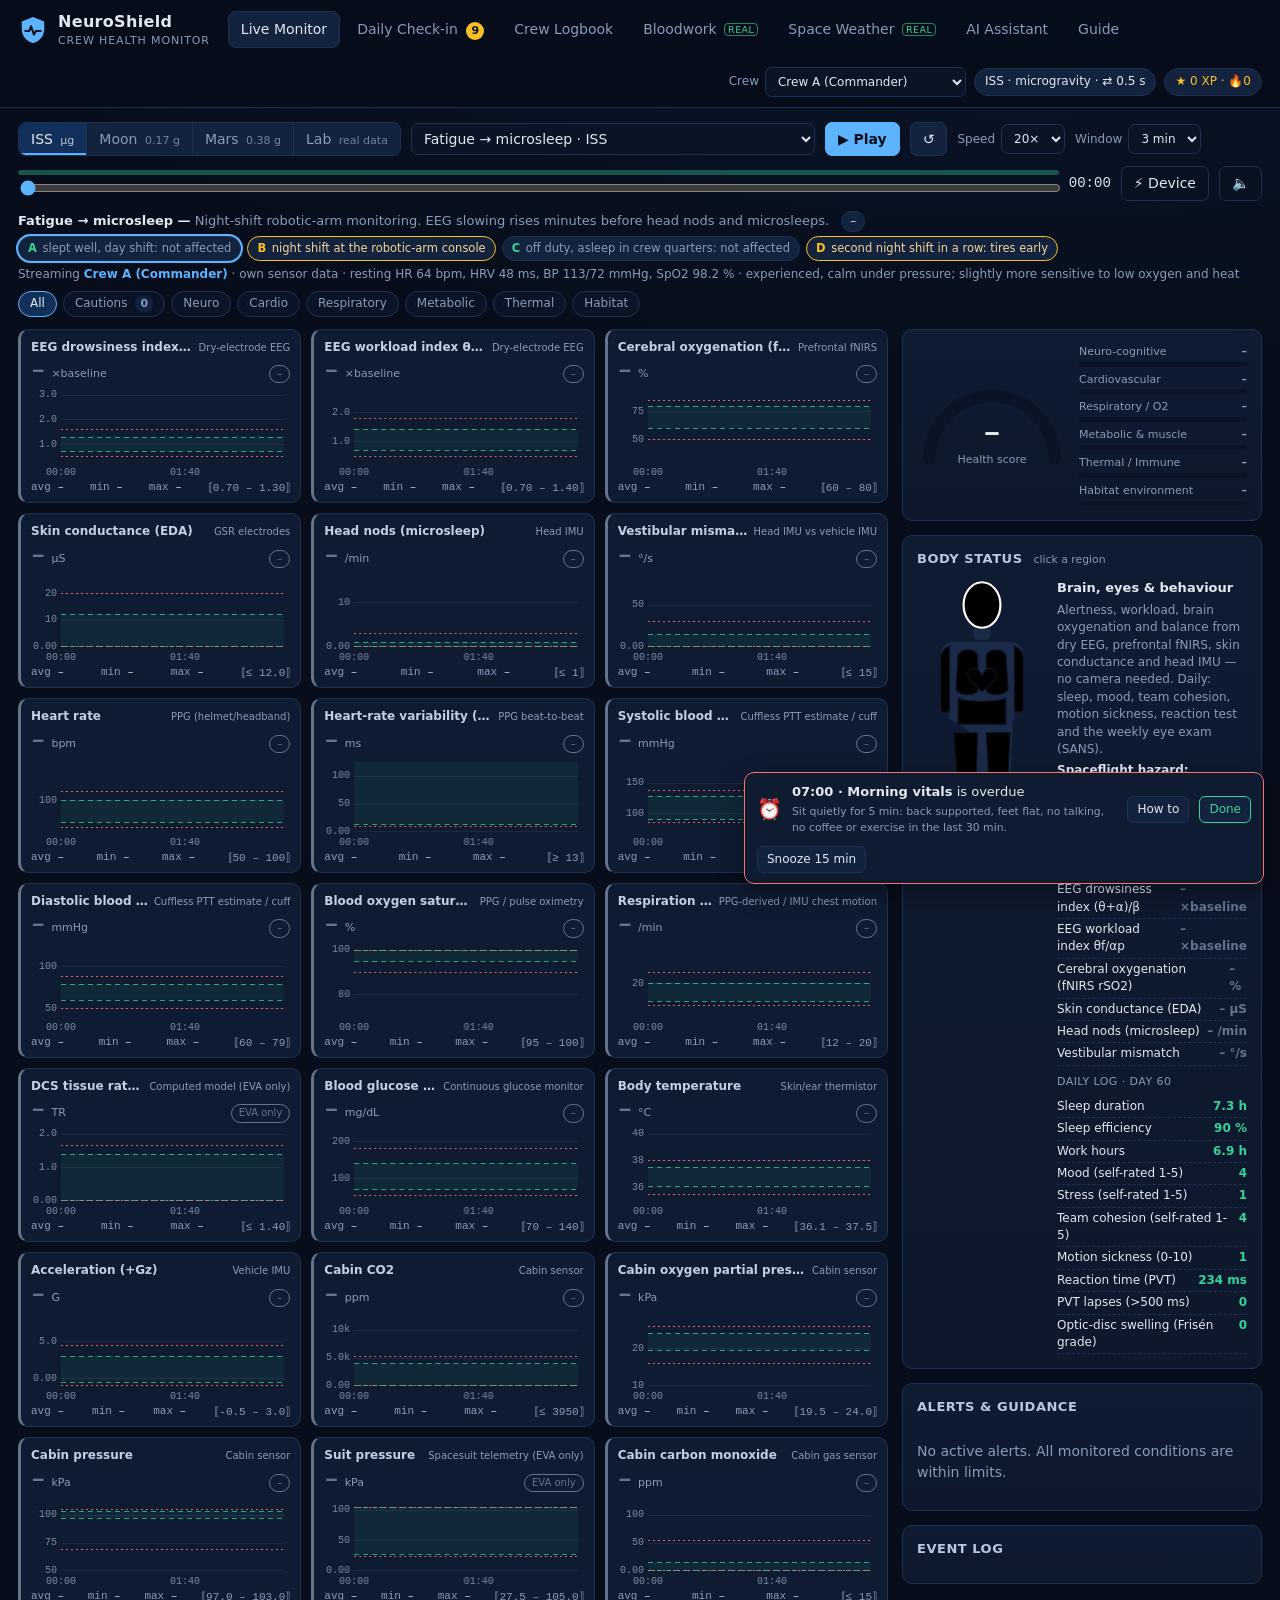
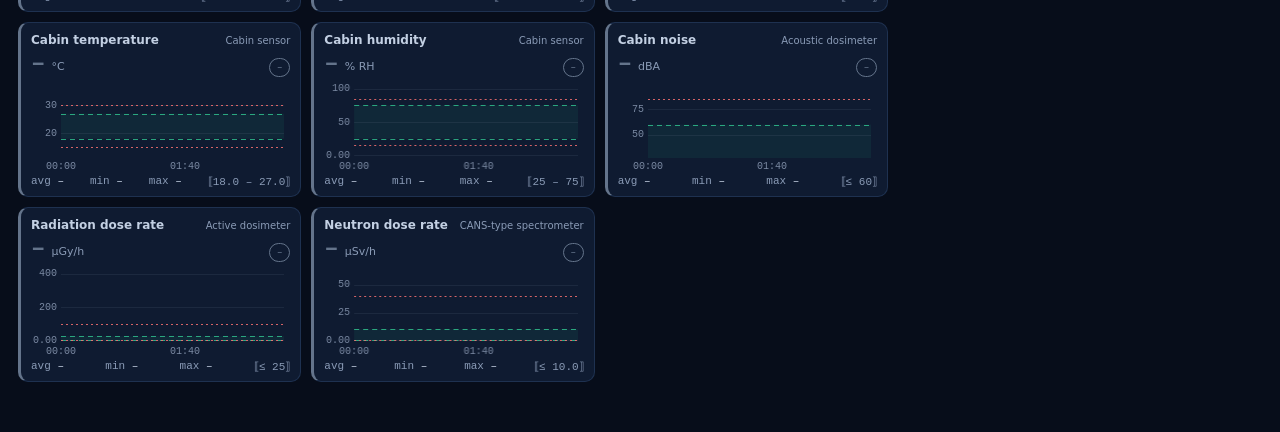
<file: app/index.html>
<!doctype html>
<html lang="en">
<head>
  <meta charset="utf-8">
  <meta name="viewport" content="width=device-width, initial-scale=1">
  <title>NeuroShield Crew Health</title>
  <meta name="description" content="Camera-free neuro-physiological health monitoring for astronauts — Team Paragon, NASA Space Apps 2026.">
  <link rel="icon" href="data:image/svg+xml,%3Csvg xmlns='http://www.w3.org/2000/svg' viewBox='0 0 32 32'%3E%3Cpath d='M16 2 4 7v8c0 7.5 5.1 13.4 12 15 6.9-1.6 12-7.5 12-15V7z' fill='%235eb3ff'/%3E%3Cpath d='M7 17h5l2-5 3 9 2-4h6' stroke='%230b1220' stroke-width='2.2' fill='none' stroke-linejoin='round'/%3E%3C/svg%3E">
  <link rel="stylesheet" href="css/style.css">
</head>
<body>
<header class="top">
  <div class="brand">
    <svg viewBox="0 0 32 32" width="30" height="30" aria-hidden="true"><path d="M16 2 4 7v8c0 7.5 5.1 13.4 12 15 6.9-1.6 12-7.5 12-15V7z" fill="#5eb3ff"/><path d="M7 17h5l2-5 3 9 2-4h6" stroke="#0b1220" stroke-width="2.2" fill="none" stroke-linejoin="round"/></svg>
    <div><b>NeuroShield</b><span>Crew Health Monitor</span></div>
  </div>
  <nav class="tabs" role="tablist">
    <button class="tab active" data-tab="live">Live Monitor</button>
    <button class="tab" data-tab="checkin">Daily Check-in</button>
    <button class="tab" data-tab="logbook">Crew Logbook</button>
    <button class="tab" data-tab="bloodwork">Bloodwork <span class="real-tag" title="Real astronaut data (NASA OSDR)">real</span></button>
    <button class="tab" data-tab="spacewx">Space Weather <span class="real-tag" title="Real NOAA data, live">real</span></button>
    <button class="tab" data-tab="assistant">AI Assistant</button>
    <button class="tab" data-tab="guide">Guide</button>
  </nav>
  <div class="top-right">
    <label class="crew-pick">Crew <select id="crewSel"></select></label>
    <span class="chip" id="envChip">ISS</span>
    <span class="chip xp" id="xpChip" title="Health XP and check-in streak">★ 0 XP</span>
  </div>
</header>

<main>
  <!-- ============================== LIVE ============================== -->
  <section class="view active" id="view-live">
    <div class="toolbar">
      <div class="seg" id="missionSeg" role="group" aria-label="Mission"></div>
      <select id="scenarioSel" aria-label="Scenario"></select>
      <button class="btn primary" id="playBtn">▶ Play</button>
      <button class="btn" id="restartBtn" title="Restart">↺</button>
      <label class="mini">Speed
        <select id="speedSel"><option value="1">1×</option><option value="5">5×</option><option value="20" selected>20×</option><option value="60">60×</option></select>
      </label>
      <label class="mini">Window
        <select id="winSel"><option value="60">1 min</option><option value="180" selected>3 min</option><option value="900">All</option></select>
      </label>
      <div class="timeline">
        <div class="tl-labels" id="tlLabels"></div>
        <input type="range" id="seek" min="0" max="900" value="0" aria-label="Timeline">
      </div>
      <span class="mono" id="clock">00:00</span>
      <button class="btn ghost" id="deviceBtn" title="Connect a live sensor stream (WebSocket)">⚡ Device</button>
      <button class="btn ghost" id="soundBtn" aria-label="Audible alerts (off)">🔈</button>
    </div>
    <div class="scenario-info"><b id="scTitle"></b> <span id="scDesc"></span> <span class="phase" id="phase"></span></div>
    <div class="crew-note" id="crewNote"></div>
    <div class="filters" id="filters"></div>

    <div class="live-grid">
      <div class="cards" id="cards"><p class="muted no-caution" id="noCautions" hidden>All values are inside their normal (green) range right now. Cards appear here as soon as a value turns amber or red.</p></div>
      <aside class="side">
        <div class="panel score-panel">
          <div class="gauge-wrap">
            <svg viewBox="0 0 120 70" class="gauge"><path d="M10 62 A50 50 0 0 1 110 62" class="g-bg"/><path id="gArc" d="M10 62 A50 50 0 0 1 110 62" class="g-fg"/></svg>
            <div class="gauge-num"><span id="scoreNum">–</span><small id="scoreWord">Health score</small></div>
          </div>
          <div class="sysbars" id="sysbars"></div>
        </div>
        <div class="panel">
          <h3>Body status <small>click a region</small></h3>
          <div class="bodywrap"><div id="bodymap"></div><div id="bodyInfo" class="body-info"></div></div>
        </div>
        <div class="panel">
          <h3>Alerts &amp; guidance</h3>
          <div id="alerts" class="alerts"><p class="muted">No active alerts.</p></div>
        </div>
        <div class="panel">
          <h3>Event log</h3>
          <ol id="events" class="events"></ol>
        </div>
      </aside>
    </div>
  </section>

  <!-- ============================ CHECK-IN ============================ -->
  <section class="view" id="view-checkin">
    <div class="checkin-grid">
      <div class="panel">
        <h3>Today's routine <small>tick a task when it is done · saving the form also ticks the ones it covers · “How?” shows the steps</small></h3>
        <div class="routine-now" id="routineNow"></div>
        <ul id="tasks" class="tasks"></ul>
        <div class="streak" id="streak"></div>
        <div class="badges" id="badges"></div>
      </div>
      <div class="stack">
        <div class="panel">
          <h3>Reaction self-test <small>short PVT · 10 trials</small></h3>
          <p class="muted">Click (or press space) as soon as the counter appears. Sleep loss slows reaction time and causes lapses (&gt; 500 ms).</p>
          <div id="pvt" class="pvt" tabindex="0"><span>Click to start</span></div>
          <div id="pvtResult" class="muted"></div>
        </div>
        <div class="panel">
          <h3>Check-in calendar <small>hover a day for details</small></h3>
          <div class="cal-nav"><button class="btn" id="calPrev" aria-label="Previous month">‹</button><b id="calTitle"></b><button class="btn" id="calNext" aria-label="Next month">›</button></div>
          <div class="cal" id="cal"></div>
          <div class="cal-legend"><span><i class="cal-full"></i>complete</span><span><i class="cal-part"></i>partial</span><span><i class="cal-miss"></i>missed</span><span><i class="cal-today"></i>today</span></div>
          <div class="cal-sum muted" id="calSum"></div>
        </div>
      </div>
      <div class="panel wide">
        <h3>Daily log entry <small id="entryFor"></small></h3>
        <form id="entryForm" class="entry-form"></form>
      </div>
    </div>
  </section>

  <!-- ============================= LOGBOOK ============================ -->
  <section class="view" id="view-logbook">
    <div class="toolbar">
      <label class="mini">Metric <select id="metricSel"></select></label>
      <span class="legend"><i class="lg-normal"></i>normal limit <i class="lg-warn"></i>caution limit <i class="lg-anom"></i>anomaly <i class="lg-watch"></i>watch</span>
      <span class="spacer"></span>
      <button class="btn ghost" id="exportBtn">⤓ Export CSV</button>
    </div>
    <div class="log-grid">
      <div>
        <div class="panel"><h3 id="lbTitle"></h3><canvas id="lbChart" class="lbchart"></canvas></div>
        <div class="panel">
          <h3>Anomaly map <small><i class="hk hk-alert"></i>alert (outside caution limit) <i class="hk hk-flag"></i>anomaly vs own baseline <i class="hk hk-z"></i>distance from own baseline · hover for details · click a row to plot it</small></h3>
          <div id="heat" class="heat"></div>
        </div>
        <div class="panel">
          <h3>Image log <small>photos added with the daily log · click one to compare it with the earlier photo of the same kind</small></h3>
          <div class="im-filter" id="imFilter"></div>
          <div class="im-compare" id="imCompare"></div>
          <div class="im-strip" id="imStrip"></div>
        </div>
        <div class="panel">
          <h3>Recent entries <small>last 50, newest first</small></h3>
          <div class="tablewrap"><table id="lbTable" class="tbl"></table></div>
          <div class="pager" id="lbPager"></div>
        </div>
      </div>
      <aside class="side">
        <div class="panel"><h3>Detected episodes</h3><div id="episodes"></div></div>
        <div class="panel"><h3>Radiation budget <small>cumulative dose</small></h3><div id="radBox"></div></div>
        <div class="panel"><h3>Detector check <small>synthetic ground truth</small></h3><div id="evalBox"></div></div>
      </aside>
    </div>
  </section>

  <!-- ============================== GUIDE ============================= -->
  <!-- ============================ BLOODWORK (real) ===================== -->
  <section class="view" id="view-bloodwork">
    <div class="panel real-note">
      <h3>Real astronaut blood tests <small>NASA Open Science Data Repository · Inspiration4, 3 days in orbit at 585 km, September 2021</small></h3>
      <p>Clinical blood panels of the four Inspiration4 crew members, taken 92, 44 and 3 days before launch (L-) and 1, 45, 82 and 194 days after return (R+). NeuroShield treats the three preflight samples as each person's own baseline and scores every later sample against it, the same way the Crew Logbook works.</p>
      <p><b>Demo assumption:</b> the four real Inspiration4 astronauts stand in for our crew, in order: <b>C001 = Crew A</b>, <b>C002 = Crew B</b>, <b>C003 = Crew C</b>, <b>C004 = Crew D</b>. Choose the crew member in the header. The values and the lab reference ranges (some differ by sex) are those of the real donor.</p>
      <p class="muted" id="bwSrc"></p>
    </div>
    <div class="panel">
      <h3>Crew-wide change the day after landing <small>analytes where at least 3 of 4 crew moved ≥ 1.5 σ the same way on R+1</small></h3>
      <div class="sigs" id="bwSig"></div>
    </div>
    <div class="panel">
      <h3>All analytes <small id="bwSum"></small></h3>
      <div class="tablewrap"><table id="bwTable" class="tbl bw"></table></div>
    </div>
  </section>

  <!-- ========================= SPACE WEATHER (real) ==================== -->
  <section class="view" id="view-spacewx">
    <div class="sw-grid">
      <div class="panel" id="swNow"></div>
      <div class="panel">
        <h3>Proton flux, last 7 days <small><i class="key a"></i>≥10 MeV <i class="key v"></i>≥100 MeV · log scale</small></h3>
        <canvas id="swChart" class="sw-chart"></canvas>
      </div>
    </div>
    <div class="panel">
      <h3>What each storm level means for the crew</h3>
      <div class="tablewrap"><table id="swScale" class="tbl guide"></table></div>
      <p class="muted" id="swSrc"></p>
    </div>
  </section>

  <!-- =========================== AI ASSISTANT ========================== -->
  <section class="view" id="view-assistant">
    <div class="ai-wrap">
      <div class="ai-head">
        <div><h2>NeuroShield Assistant</h2><div class="muted" id="aiWho"></div></div>
        <span class="ai-badge" title="No language model is connected yet; answers are built from your data by rules.">offline demo · no model connected</span>
      </div>
      <div class="ai-ctx" id="aiCtx"></div>
      <div class="ai-chat">
        <div class="ai-log" id="aiLog" aria-live="polite"></div>
        <div class="ai-empty" id="aiEmpty">
          <h3>How can I help today?</h3>
          <p class="muted">I read your logbook, detected episodes, radiation dose and the live session, and answer in plain language. Ask anything, or start with:</p>
          <div class="ai-chips" id="aiChips"></div>
        </div>
      </div>
      <div class="ai-input">
        <textarea id="aiInput" rows="1" placeholder="Ask about your sleep, stress, heart, radiation, exercise…" aria-label="Message"></textarea>
        <button class="btn primary" id="aiSend" aria-label="Send">Send ↵</button>
      </div>
      <p class="ai-disclaimer">The assistant is not a doctor and does not diagnose. Talk to your Crew Medical Officer or flight surgeon about anything that worries you.</p>

      <div class="panel ai-future">
        <h3>Next step: a small language model on board <small>planned, not yet connected</small></h3>
        <p>Today the answers above are assembled by rules from the crew member's own data. The plan is to let a <b>small language model run on the spacecraft's own computer</b> (on-premise), next to NeuroShield, and write these answers in natural language.</p>
        <div class="ai-why">
          <div><b>Works without Earth</b>At Mars a question to the ground takes up to 24 minutes for a reply; an on-board model answers in seconds and keeps working during communication blackouts.</div>
          <div><b>Health data stays on board</b>Medical records never leave the vehicle; nothing is sent to a cloud service.</div>
          <div><b>Simple hardware</b>A 4-billion-parameter model runs on an ordinary laptop without a GPU, so it fits the power, mass and radiation-hardened computing limits of a spacecraft.</div>
          <div><b>Reads the whole mission</b>A long context window lets it read a crew member's full logbook at once and explain trends, not just single values.</div>
        </div>
        <div class="ai-model">
          <div class="ai-model-h"><b>Our choice: MedGemma 1.5 4B (Google)</b><span>open weights · medical</span></div>
          <table>
            <tr><td>Version</td><td>Released in January 2026. Built on Gemma 3, focused on medicine, open weights.</td></tr>
            <tr><td>Hardware</td><td>4 billion parameters. About 3.3 GB with Q4 quantisation in Ollama, so it runs on an ordinary laptop with 8 GB RAM and no GPU. On a CPU alone it is somewhat slow, but fast enough for answers of a few sentences.</td></tr>
            <tr><td>Capability</td><td>About 69 % on the MedQA medical question-answering benchmark. Clearly better than the previous version at answering questions about patient records. A 128K-token context window is enough to read an astronaut's 60-day logbook in one go.</td></tr>
            <tr><td>Licence</td><td>Distributed under the Health AI Developer Foundations terms and <b>not approved for direct clinical use</b>, so it would explain and suggest, while decisions stay with the Crew Medical Officer and the flight surgeon.</td></tr>
          </table>
        </div>
      </div>
    </div>
  </section>

  <section class="view" id="view-guide">
    <div class="panel">
      <h3>The five hazards of human spaceflight → what NeuroShield measures</h3>
      <div class="hazards" id="hazards"></div>
    </div>
    <div class="panel">
      <h3>NASA Human Research Program risks → NeuroShield coverage <small>source: nasa.gov/hrp/risks</small></h3>
      <div class="tablewrap"><table class="tbl guide" id="riskTbl"></table></div>
    </div>
    <div class="panel">
      <h3>Datasets <small>reviewed for NeuroShield on 14 Nov 2026 · all free to download without an access request · links checked on that date</small></h3>
      <p class="muted ds-legend"><span class="ds-st use">In use</span> real data inside the app today · <span class="ds-st plan">Planned</span> reviewed; next step is to validate the named detector on it · <span class="ds-st proxy">Proxy</span> no open labelled dataset exists for this signal, so a related one stands in · <span class="ds-st info">Reviewed</span> checked, not used yet</p>
      <div class="tablewrap"><table class="tbl guide ds" id="dsTbl"></table></div>
      <div class="ds-cite">
        <b>How to cite</b>
        <p>NASA EDA: “Data and visualizations are courtesy of the Environmental Data Application (EDA) (https://visualization.osdr.nasa.gov/eda/)”, accessed 14 Nov 2026 (the site shows no version number). Inspiration4 blood panels: NASA Open Science Data Repository, OSD-569 and OSD-575. PhysioNet datasets: cite the original paper named on each dataset page plus PhysioNet (Goldberger et al., 2000). Other datasets: cite the paper and licence given on their pages; check each licence before redistributing data.</p>
      </div>
    </div>
    <div class="panel">
      <h3>Health indicators, reference ranges and how they are measured</h3>
      <div class="tablewrap"><table class="tbl guide" id="guideTbl"></table></div>
    </div>
    <div class="panel">
      <h3>How the health score works</h3>
      <p>Each indicator gets a sub-score: <b>100</b> inside the normal (green) band, falling to <b>60</b> at the caution limit and to <b>0</b> beyond it. A body-system score blends the average and the worst indicator (40/60) so a single dangerous value is never averaged away. The overall score is the weighted mean of the systems and is capped at 75 while a caution alert is active and at 45 during a critical alert.</p>
      <p class="muted">NeuroShield is a decision-support prototype for NASA Space Apps 2026. Crew physiology in the Live Monitor and the logbook is synthetic; the cabin environment, radiation, space weather and blood panels use real NASA and NOAA data (see Datasets). It does not replace the flight surgeon or medical procedures.</p>
    </div>
  </section>
</main>

<dialog id="demoDlg">
  <form method="dialog">
    <h3>Adding crew members is not available in the demo</h3>
    <p>This demo version works with the four built-in crew members (A–D) and their generated mission data, so new profiles cannot be created.</p>
    <p class="muted">In the full version each astronaut gets a profile with their own baseline, logbook and live sensor stream, created by the flight surgeon before launch.</p>
    <menu><button value="ok" class="btn primary">OK</button></menu>
  </form>
</dialog>

<dialog id="deviceDemoDlg">
  <form method="dialog">
    <h3>Not available in the demo yet</h3>
    <p>Connecting a live device is not possible in the demo version yet. The Live Monitor plays the built-in mission scenarios instead.</p>
    <p class="muted">In the full version the NeuroShield wearable streams its readings once per second and the monitor analyses them in real time.</p>
    <menu><button value="ok" class="btn primary">OK</button></menu>
  </form>
</dialog>

<dialog id="deviceDlg">
  <form method="dialog">
    <h3>Connect a live sensor stream</h3>
    <p class="muted">The NeuroShield wearable (or any source) can push JSON frames once per second over WebSocket, e.g.<br><code>{"HR":72,"SPO2":97,"EEG_FI":1.1,"RSO2":68,"CO2":2100}</code></p>
    <input id="wsUrl" value="ws://localhost:8765" spellcheck="false">
    <menu><button value="cancel" class="btn">Cancel</button><button value="ok" class="btn primary" id="wsGo">Connect</button></menu>
  </form>
</dialog>

<div id="remind" class="remind" hidden role="status" aria-live="polite"></div>
<script src="js/data_bundle.js"></script>
<script src="js/real_rec.js"></script>
<script src="js/lab.js"></script>
<script src="js/util.js"></script>
<script src="js/chart.js"></script>
<script src="js/rules.js"></script>
<script src="js/score.js"></script>
<script src="js/stream.js"></script>
<script src="js/anomaly.js"></script>
<script src="js/bodymap.js"></script>
<script src="js/live.js"></script>
<script src="js/logbook.js"></script>
<script src="js/images.js"></script>
<script src="js/checkin.js"></script>
<script src="js/real_data.js"></script>
<script src="js/bloodwork.js"></script>
<script src="js/spacewx.js"></script>
<script src="js/assistant.js"></script>
<script src="js/app.js"></script>
</body>
</html>
</file>
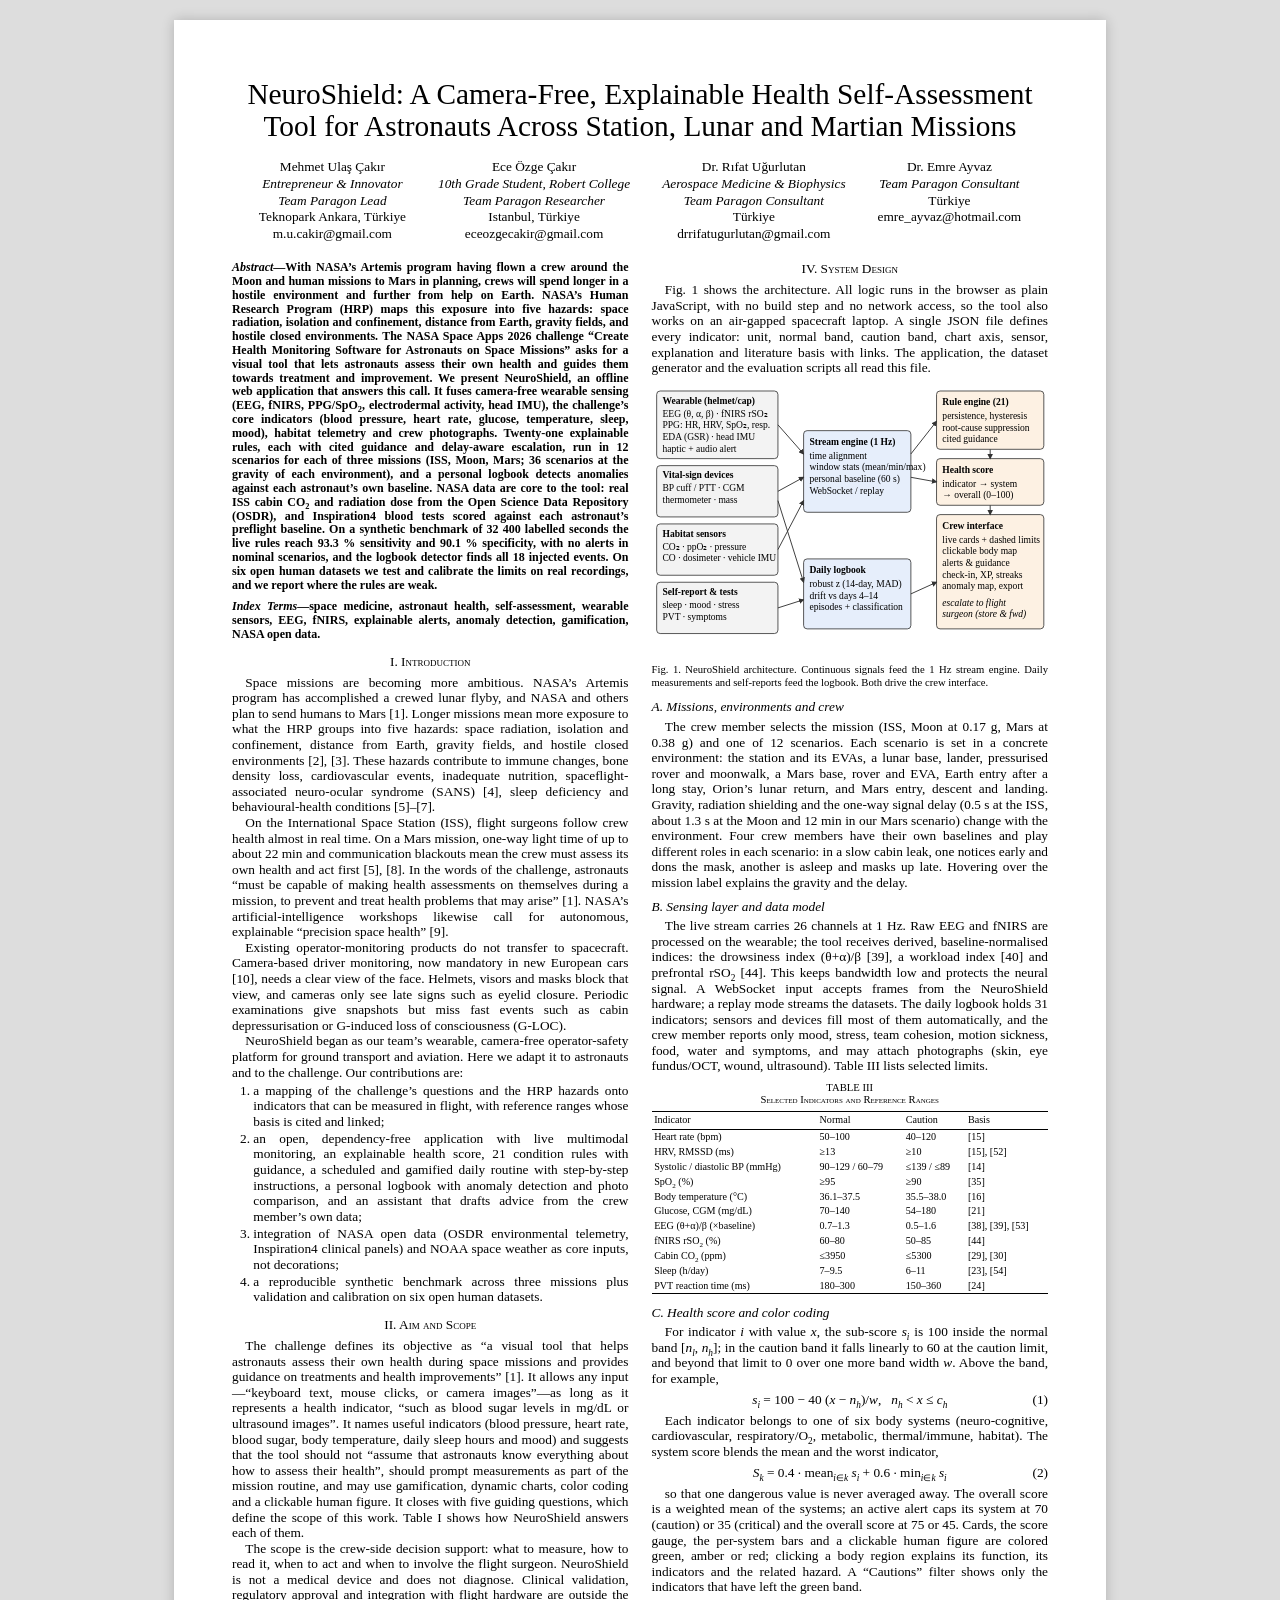
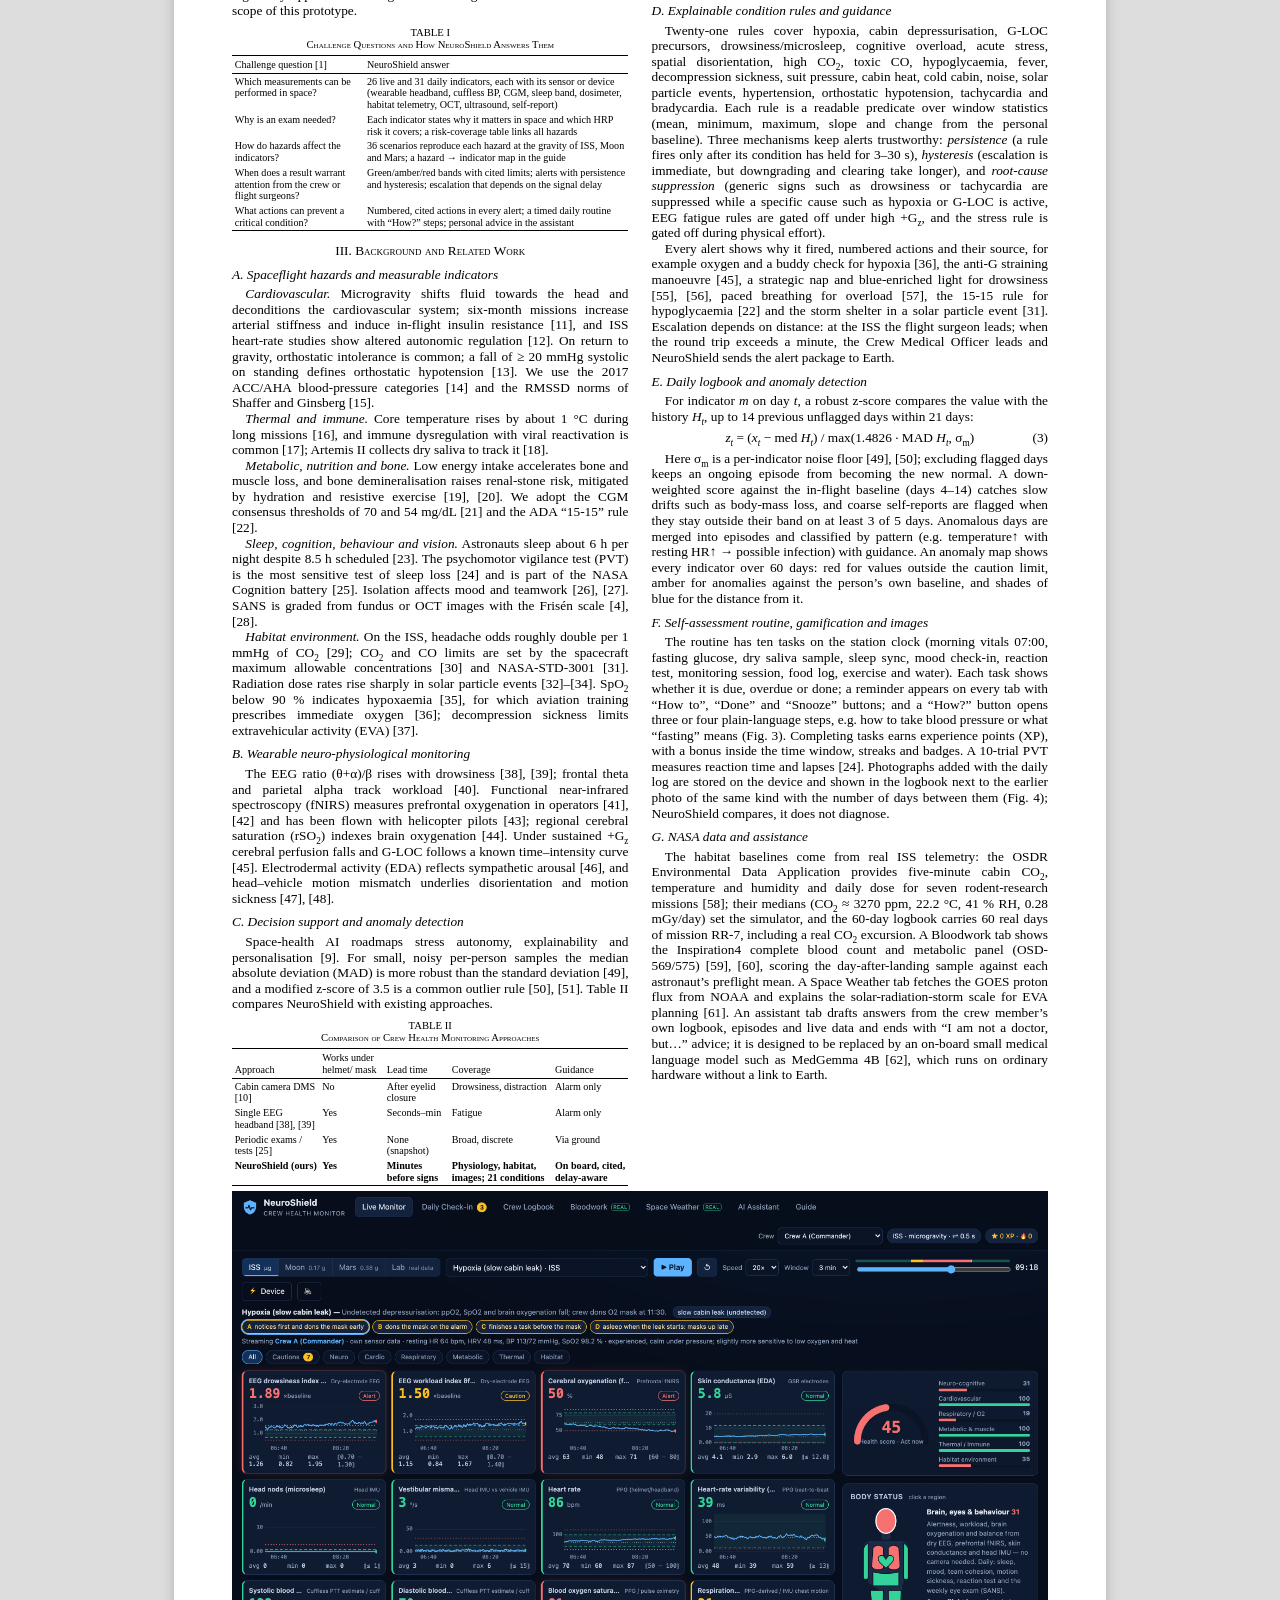
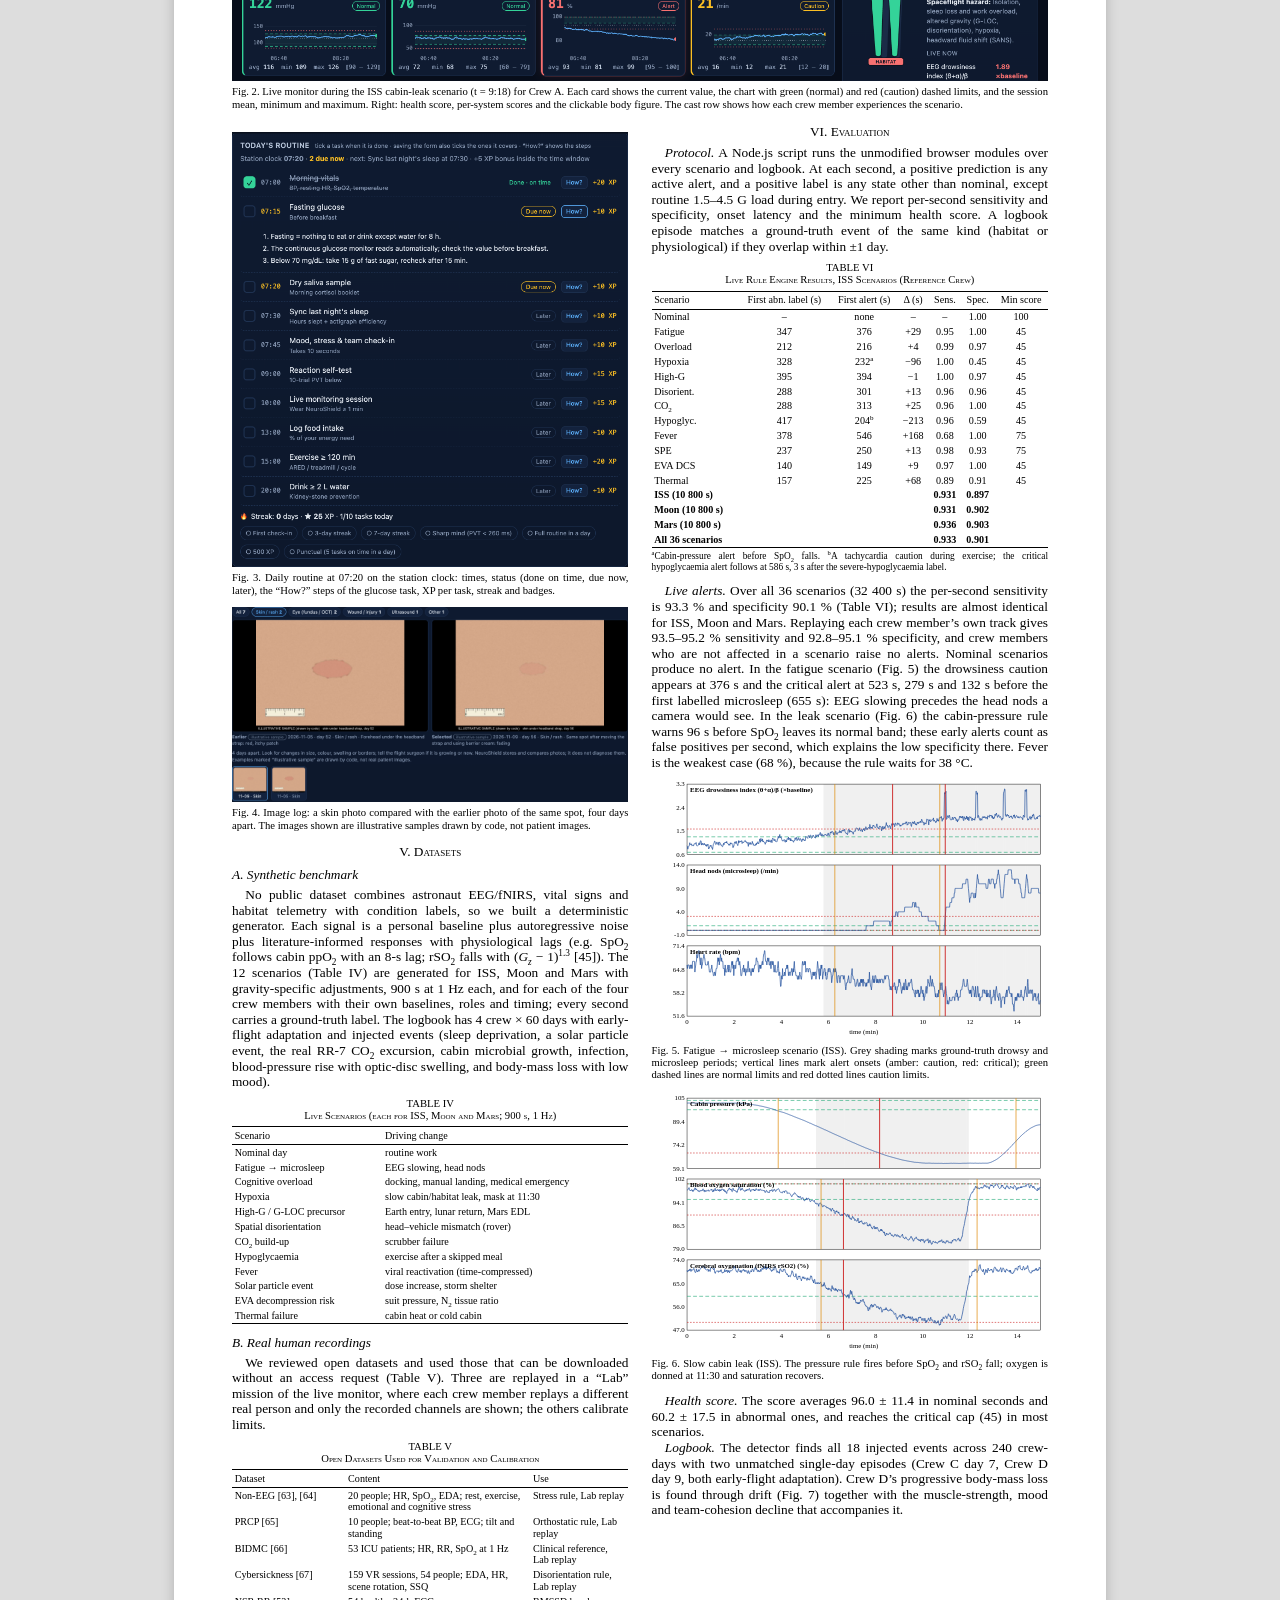
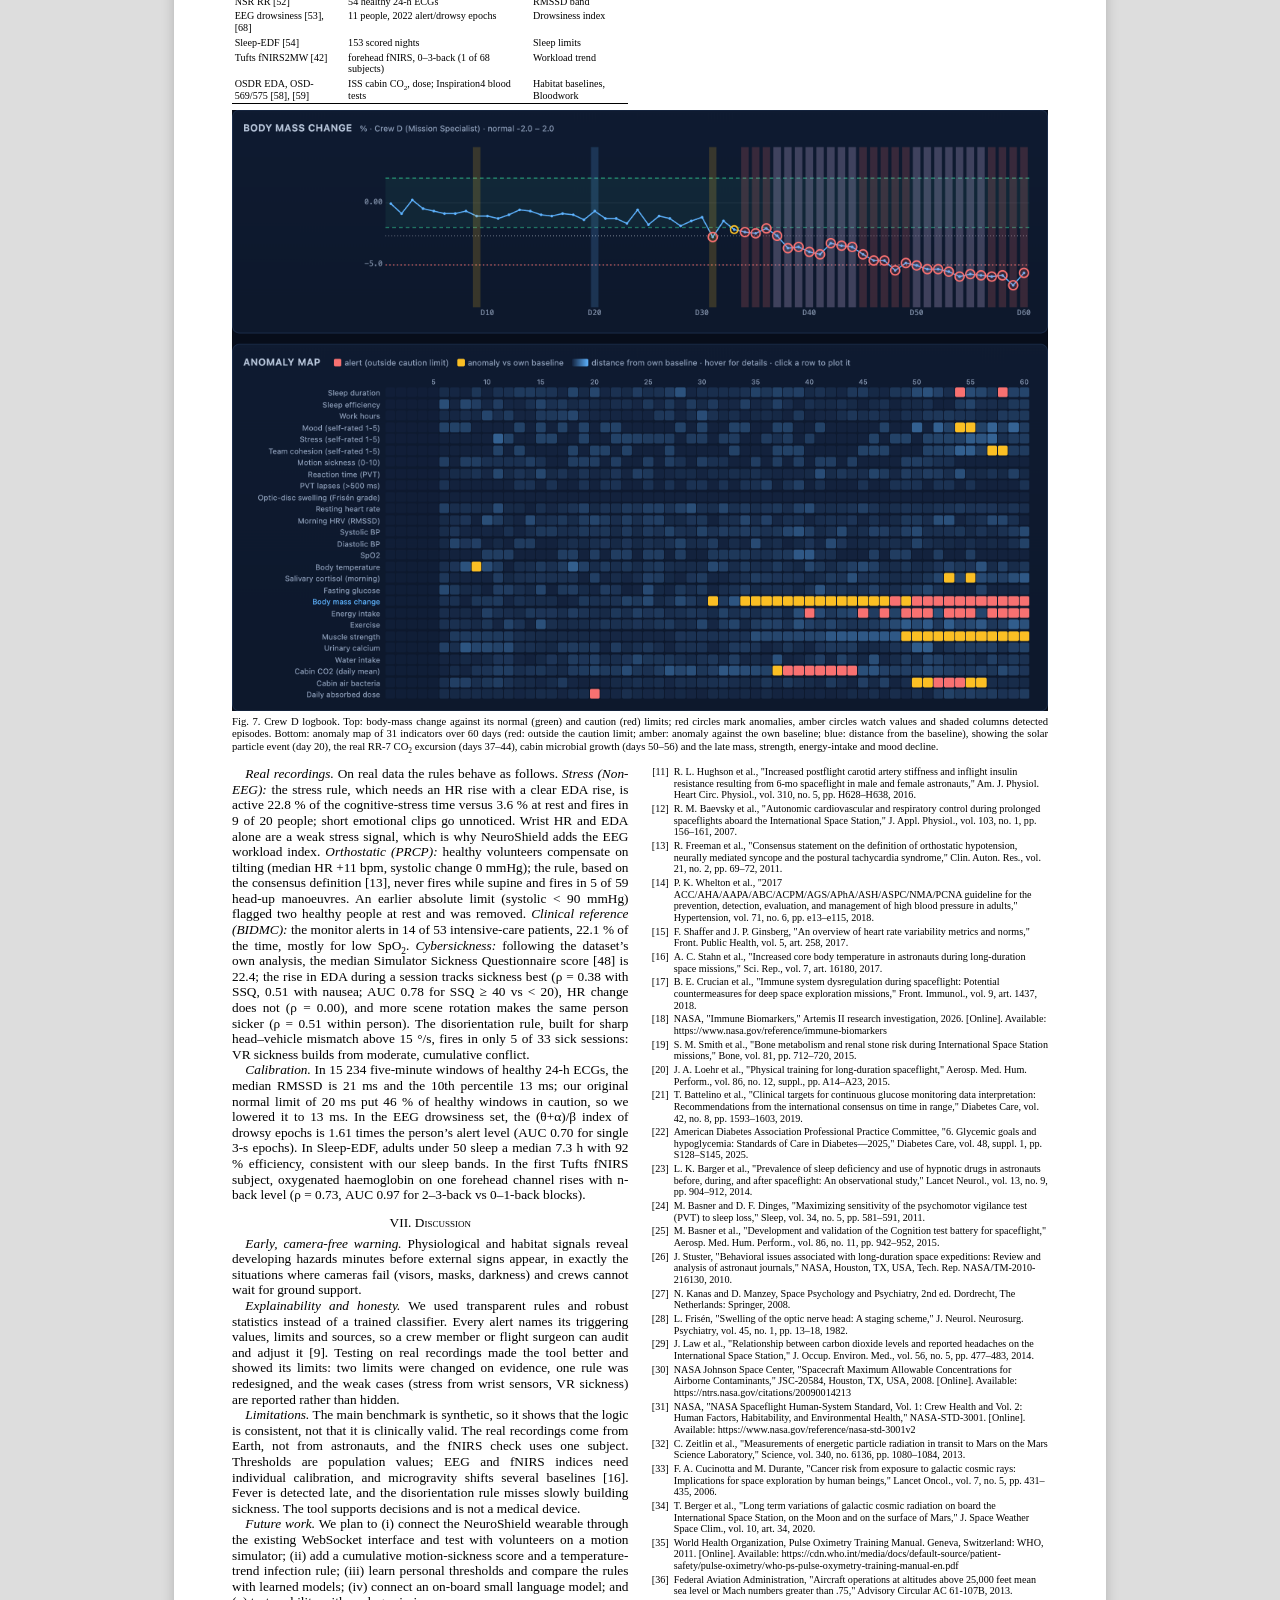
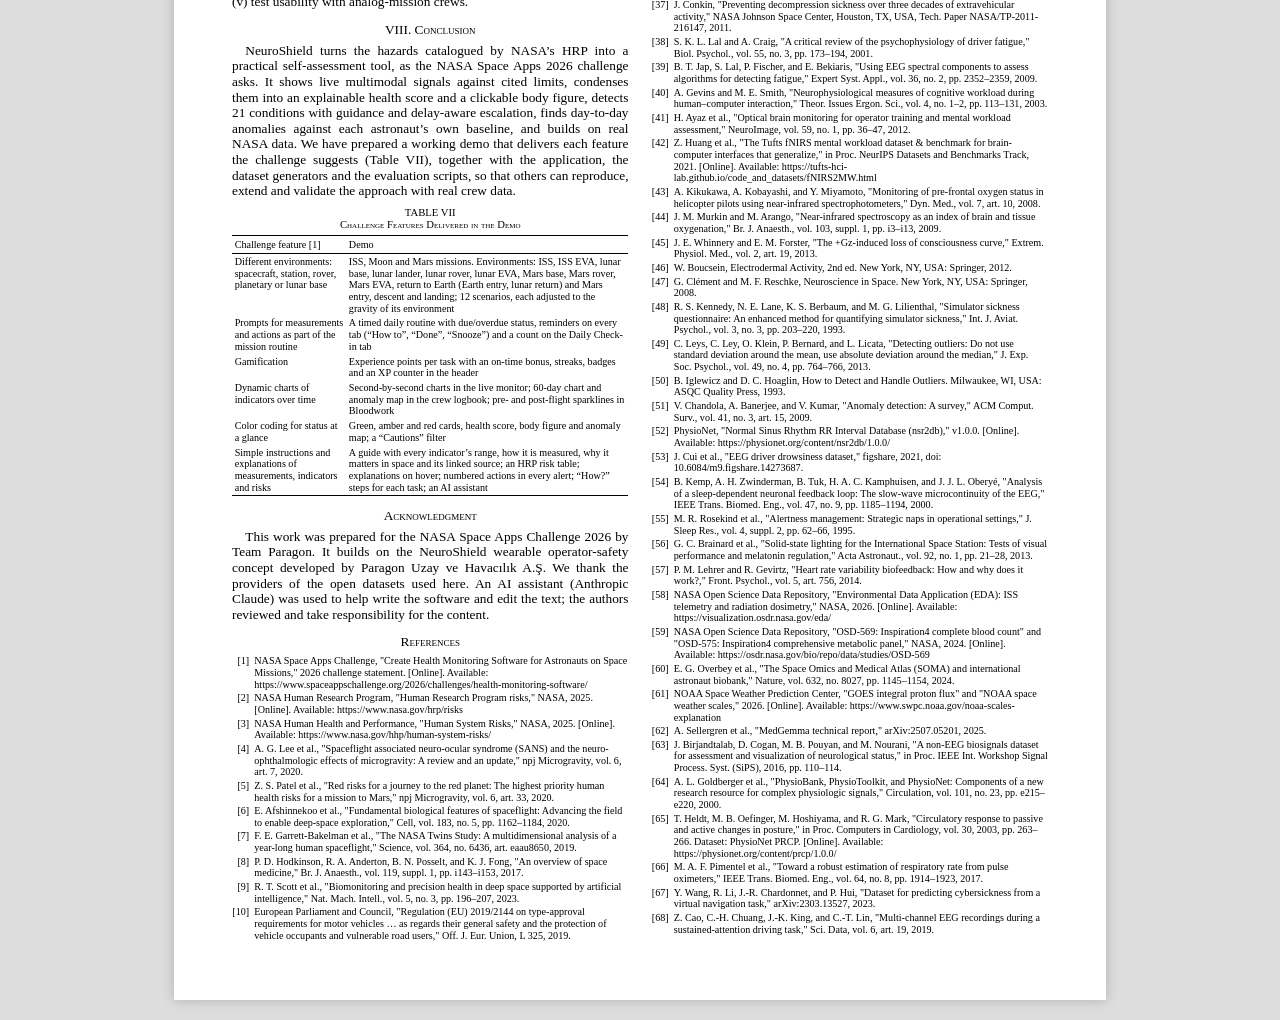
<file: paper/NeuroShield_IEEE.html>
<!doctype html>
<html lang="en">
<head>
<meta charset="utf-8">
<title>NeuroShield — IEEE paper</title>
<link rel="stylesheet" href="ieee.css">
</head>
<body>
<header class="front">
  <h1>NeuroShield: A Camera-Free, Explainable Health Self-Assessment Tool for Astronauts Across Station, Lunar and Martian Missions</h1>
  <div class="authors">
    <div class="author">Mehmet Ulaş Çakır<br><i>Entrepreneur &amp; Innovator</i><br><i>Team Paragon Lead</i><br>Teknopark Ankara, Türkiye<br>m.u.cakir@gmail.com</div>
    <div class="author">Ece Özge Çakır<br><i>10th Grade Student, Robert College</i><br><i>Team Paragon Researcher</i><br>Istanbul, Türkiye<br>eceozgecakir@gmail.com</div>
    <div class="author">Dr. Rıfat Uğurlutan<br><i>Aerospace Medicine &amp; Biophysics</i><br><i>Team Paragon Consultant</i><br>Türkiye<br>drrifatugurlutan@gmail.com</div>
    <div class="author">Dr. Emre Ayvaz<br><i>Team Paragon Consultant</i><br>Türkiye<br>emre_ayvaz@hotmail.com</div>
  </div>
</header>

<div class="cols">
<p class="abstract"><b><i>Abstract</i>—With NASA’s Artemis program having flown a crew around the Moon and human missions to Mars in planning, crews will spend longer in a hostile environment and further from help on Earth. NASA’s Human Research Program (HRP) maps this exposure into five hazards: space radiation, isolation and confinement, distance from Earth, gravity fields, and hostile closed environments. The NASA Space Apps 2026 challenge “Create Health Monitoring Software for Astronauts on Space Missions” asks for a visual tool that lets astronauts assess their own health and guides them towards treatment and improvement. We present NeuroShield, an offline web application that answers this call. It fuses camera-free wearable sensing (EEG, fNIRS, PPG/SpO<sub>2</sub>, electrodermal activity, head IMU), the challenge’s core indicators (blood pressure, heart rate, glucose, temperature, sleep, mood), habitat telemetry and crew photographs. Twenty-one explainable rules, each with cited guidance and delay-aware escalation, run in 12 scenarios for each of three missions (ISS, Moon, Mars; 36 scenarios at the gravity of each environment), and a personal logbook detects anomalies against each astronaut’s own baseline. NASA data are core to the tool: real ISS cabin CO<sub>2</sub> and radiation dose from the Open Science Data Repository (OSDR), and Inspiration4 blood tests scored against each astronaut’s preflight baseline. On a synthetic benchmark of 32 400 labelled seconds the live rules reach 93.3 % sensitivity and 90.1 % specificity, with no alerts in nominal scenarios, and the logbook detector finds all 18 injected events. On six open human datasets we test and calibrate the limits on real recordings, and we report where the rules are weak.</b></p>
<p class="keywords"><b><i>Index Terms</i>—space medicine, astronaut health, self-assessment, wearable sensors, EEG, fNIRS, explainable alerts, anomaly detection, gamification, NASA open data.</b></p>

<h2>Introduction</h2>
<p>Space missions are becoming more ambitious. NASA’s Artemis program has accomplished a crewed lunar flyby, and NASA and others plan to send humans to Mars [1]. Longer missions mean more exposure to what the HRP groups into five hazards: space radiation, isolation and confinement, distance from Earth, gravity fields, and hostile closed environments [2], [3]. These hazards contribute to immune changes, bone density loss, cardiovascular events, inadequate nutrition, spaceflight-associated neuro-ocular syndrome (SANS) [4], sleep deficiency and behavioural-health conditions [5]–[7].</p>
<p>On the International Space Station (ISS), flight surgeons follow crew health almost in real time. On a Mars mission, one-way light time of up to about 22 min and communication blackouts mean the crew must assess its own health and act first [5], [8]. In the words of the challenge, astronauts “must be capable of making health assessments on themselves during a mission, to prevent and treat health problems that may arise” [1]. NASA’s artificial-intelligence workshops likewise call for autonomous, explainable “precision space health” [9].</p>
<p>Existing operator-monitoring products do not transfer to spacecraft. Camera-based driver monitoring, now mandatory in new European cars [10], needs a clear view of the face. Helmets, visors and masks block that view, and cameras only see late signs such as eyelid closure. Periodic examinations give snapshots but miss fast events such as cabin depressurisation or G-induced loss of consciousness (G-LOC).</p>
<p>NeuroShield began as our team’s wearable, camera-free operator-safety platform for ground transport and aviation. Here we adapt it to astronauts and to the challenge. Our contributions are:</p>
<ol>
<li>a mapping of the challenge’s questions and the HRP hazards onto indicators that can be measured in flight, with reference ranges whose basis is cited and linked;</li>
<li>an open, dependency-free application with live multimodal monitoring, an explainable health score, 21 condition rules with guidance, a scheduled and gamified daily routine with step-by-step instructions, a personal logbook with anomaly detection and photo comparison, and an assistant that drafts advice from the crew member’s own data;</li>
<li>integration of NASA open data (OSDR environmental telemetry, Inspiration4 clinical panels) and NOAA space weather as core inputs, not decorations;</li>
<li>a reproducible synthetic benchmark across three missions plus validation and calibration on six open human datasets.</li>
</ol>

<h2>Aim and Scope</h2>
<p>The challenge defines its objective as “a visual tool that helps astronauts assess their own health during space missions and provides guidance on treatments and health improvements” [1]. It allows any input—“keyboard text, mouse clicks, or camera images”—as long as it represents a health indicator, “such as blood sugar levels in mg/dL or ultrasound images”. It names useful indicators (blood pressure, heart rate, blood sugar, body temperature, daily sleep hours and mood) and suggests that the tool should not “assume that astronauts know everything about how to assess their health”, should prompt measurements as part of the mission routine, and may use gamification, dynamic charts, color coding and a clickable human figure. It closes with five guiding questions, which define the scope of this work. Table I shows how NeuroShield answers each of them.</p>
<p>The scope is the crew-side decision support: what to measure, how to read it, when to act and when to involve the flight surgeon. NeuroShield is not a medical device and does not diagnose. Clinical validation, regulatory approval and integration with flight hardware are outside the scope of this prototype.</p>

<figure class="tbl">
<figcaption>TABLE I<br><span class="sc">Challenge Questions and How NeuroShield Answers Them</span></figcaption>
<table>
<tr><th>Challenge question [1]</th><th>NeuroShield answer</th></tr>
<tr><td>Which measurements can be performed in space?</td><td>26 live and 31 daily indicators, each with its sensor or device (wearable headband, cuffless BP, CGM, sleep band, dosimeter, habitat telemetry, OCT, ultrasound, self-report)</td></tr>
<tr><td>Why is an exam needed?</td><td>Each indicator states why it matters in space and which HRP risk it covers; a risk-coverage table links all hazards</td></tr>
<tr><td>How do hazards affect the indicators?</td><td>36 scenarios reproduce each hazard at the gravity of ISS, Moon and Mars; a hazard → indicator map in the guide</td></tr>
<tr><td>When does a result warrant attention from the crew or flight surgeons?</td><td>Green/amber/red bands with cited limits; alerts with persistence and hysteresis; escalation that depends on the signal delay</td></tr>
<tr><td>What actions can prevent a critical condition?</td><td>Numbered, cited actions in every alert; a timed daily routine with “How?” steps; personal advice in the assistant</td></tr>
</table>
</figure>

<h2>Background and Related Work</h2>
<h3>Spaceflight hazards and measurable indicators</h3>
<p><i>Cardiovascular.</i> Microgravity shifts fluid towards the head and deconditions the cardiovascular system; six-month missions increase arterial stiffness and induce in-flight insulin resistance [11], and ISS heart-rate studies show altered autonomic regulation [12]. On return to gravity, orthostatic intolerance is common; a fall of ≥ 20 mmHg systolic on standing defines orthostatic hypotension [13]. We use the 2017 ACC/AHA blood-pressure categories [14] and the RMSSD norms of Shaffer and Ginsberg [15].</p>
<p><i>Thermal and immune.</i> Core temperature rises by about 1 °C during long missions [16], and immune dysregulation with viral reactivation is common [17]; Artemis II collects dry saliva to track it [18].</p>
<p><i>Metabolic, nutrition and bone.</i> Low energy intake accelerates bone and muscle loss, and bone demineralisation raises renal-stone risk, mitigated by hydration and resistive exercise [19], [20]. We adopt the CGM consensus thresholds of 70 and 54 mg/dL [21] and the ADA “15-15” rule [22].</p>
<p><i>Sleep, cognition, behaviour and vision.</i> Astronauts sleep about 6 h per night despite 8.5 h scheduled [23]. The psychomotor vigilance test (PVT) is the most sensitive test of sleep loss [24] and is part of the NASA Cognition battery [25]. Isolation affects mood and teamwork [26], [27]. SANS is graded from fundus or OCT images with the Frisén scale [4], [28].</p>
<p><i>Habitat environment.</i> On the ISS, headache odds roughly double per 1 mmHg of CO<sub>2</sub> [29]; CO<sub>2</sub> and CO limits are set by the spacecraft maximum allowable concentrations [30] and NASA-STD-3001 [31]. Radiation dose rates rise sharply in solar particle events [32]–[34]. SpO<sub>2</sub> below 90 % indicates hypoxaemia [35], for which aviation training prescribes immediate oxygen [36]; decompression sickness limits extravehicular activity (EVA) [37].</p>

<h3>Wearable neuro-physiological monitoring</h3>
<p>The EEG ratio (θ+α)/β rises with drowsiness [38], [39]; frontal theta and parietal alpha track workload [40]. Functional near-infrared spectroscopy (fNIRS) measures prefrontal oxygenation in operators [41], [42] and has been flown with helicopter pilots [43]; regional cerebral saturation (rSO<sub>2</sub>) indexes brain oxygenation [44]. Under sustained +G<sub>z</sub> cerebral perfusion falls and G-LOC follows a known time–intensity curve [45]. Electrodermal activity (EDA) reflects sympathetic arousal [46], and head–vehicle motion mismatch underlies disorientation and motion sickness [47], [48].</p>

<h3>Decision support and anomaly detection</h3>
<p>Space-health AI roadmaps stress autonomy, explainability and personalisation [9]. For small, noisy per-person samples the median absolute deviation (MAD) is more robust than the standard deviation [49], and a modified z-score of 3.5 is a common outlier rule [50], [51]. Table II compares NeuroShield with existing approaches.</p>

<figure class="tbl">
<figcaption>TABLE II<br><span class="sc">Comparison of Crew Health Monitoring Approaches</span></figcaption>
<table>
<tr><th>Approach</th><th>Works under helmet/ mask</th><th>Lead time</th><th>Coverage</th><th>Guidance</th></tr>
<tr><td>Cabin camera DMS [10]</td><td>No</td><td>After eyelid closure</td><td>Drowsiness, distraction</td><td>Alarm only</td></tr>
<tr><td>Single EEG headband [38], [39]</td><td>Yes</td><td>Seconds–min</td><td>Fatigue</td><td>Alarm only</td></tr>
<tr><td>Periodic exams / tests [25]</td><td>Yes</td><td>None (snapshot)</td><td>Broad, discrete</td><td>Via ground</td></tr>
<tr><td><b>NeuroShield (ours)</b></td><td><b>Yes</b></td><td><b>Minutes before signs</b></td><td><b>Physiology, habitat, images; 21 conditions</b></td><td><b>On board, cited, delay-aware</b></td></tr>
</table>
</figure>

<h2>System Design</h2>
<p>Fig. 1 shows the architecture. All logic runs in the browser as plain JavaScript, with no build step and no network access, so the tool also works on an air-gapped spacecraft laptop. A single JSON file defines every indicator: unit, normal band, caution band, chart axis, sensor, explanation and literature basis with links. The application, the dataset generator and the evaluation scripts all read this file.</p>

<figure class="col">
<svg viewBox="0 0 340 236" xmlns="http://www.w3.org/2000/svg" font-family="Times New Roman, serif" font-size="8.2">
  <defs><marker id="ar" markerWidth="6" markerHeight="6" refX="5" refY="3" orient="auto"><path d="M0,0 L6,3 L0,6 z" fill="#333"/></marker></defs>
  <g fill="#f3f3f3" stroke="#333" stroke-width="0.7">
    <rect x="4" y="6" width="104" height="58" rx="3"/><rect x="4" y="70" width="104" height="44" rx="3"/>
    <rect x="4" y="120" width="104" height="44" rx="3"/><rect x="4" y="170" width="104" height="44" rx="3"/>
  </g>
  <g font-weight="bold"><text x="9" y="17">Wearable (helmet/cap)</text><text x="9" y="81">Vital-sign devices</text><text x="9" y="131">Habitat sensors</text><text x="9" y="181">Self-report &amp; tests</text></g>
  <text x="9" y="28">EEG (θ, α, β) · fNIRS rSO₂</text><text x="9" y="38">PPG: HR, HRV, SpO₂, resp.</text><text x="9" y="48">EDA (GSR) · head IMU</text><text x="9" y="58">haptic + audio alert</text>
  <text x="9" y="92">BP cuff / PTT · CGM</text><text x="9" y="102">thermometer · mass</text>
  <text x="9" y="142">CO₂ · ppO₂ · pressure</text><text x="9" y="152">CO · dosimeter · vehicle IMU</text>
  <text x="9" y="192">sleep · mood · stress</text><text x="9" y="202">PVT · symptoms</text>
  <g fill="#e6eefb" stroke="#333" stroke-width="0.7">
    <rect x="130" y="40" width="92" height="70" rx="3"/><rect x="130" y="150" width="92" height="60" rx="3"/>
  </g>
  <g font-weight="bold"><text x="135" y="52">Stream engine (1 Hz)</text><text x="135" y="162">Daily logbook</text></g>
  <text x="135" y="64">time alignment</text><text x="135" y="74">window stats (mean/min/max)</text><text x="135" y="84">personal baseline (60 s)</text><text x="135" y="94">WebSocket / replay</text>
  <text x="135" y="174">robust z (14-day, MAD)</text><text x="135" y="184">drift vs days 4–14</text><text x="135" y="194">episodes + classification</text>
  <g fill="#fdf1e3" stroke="#333" stroke-width="0.7"><rect x="244" y="6" width="92" height="50" rx="3"/><rect x="244" y="64" width="92" height="40" rx="3"/><rect x="244" y="112" width="92" height="98" rx="3"/></g>
  <g font-weight="bold"><text x="249" y="18">Rule engine (21)</text><text x="249" y="76">Health score</text><text x="249" y="124">Crew interface</text></g>
  <text x="249" y="30">persistence, hysteresis</text><text x="249" y="40">root-cause suppression</text><text x="249" y="50">cited guidance</text>
  <text x="249" y="88">indicator → system</text><text x="249" y="98">→ overall (0–100)</text>
  <text x="249" y="136">live cards + dashed limits</text><text x="249" y="146">clickable body map</text><text x="249" y="156">alerts &amp; guidance</text><text x="249" y="166">check-in, XP, streaks</text><text x="249" y="176">anomaly map, export</text><text x="249" y="190" font-style="italic">escalate to flight</text><text x="249" y="200" font-style="italic">surgeon (store &amp; fwd)</text>
  <g stroke="#333" stroke-width="0.8" fill="none" marker-end="url(#ar)">
    <path d="M108 35 L130 60"/><path d="M108 92 L130 80"/><path d="M108 142 L130 100"/><path d="M108 192 L130 185"/><path d="M108 100 L130 170"/>
    <path d="M222 60 L244 32"/><path d="M222 80 L244 84"/><path d="M290 56 L290 64"/><path d="M290 104 L290 112"/><path d="M222 180 L244 170"/>
  </g>
</svg>
<figcaption>Fig. 1. NeuroShield architecture. Continuous signals feed the 1 Hz stream engine. Daily measurements and self-reports feed the logbook. Both drive the crew interface.</figcaption>
</figure>

<h3>Missions, environments and crew</h3>
<p>The crew member selects the mission (ISS, Moon at 0.17 g, Mars at 0.38 g) and one of 12 scenarios. Each scenario is set in a concrete environment: the station and its EVAs, a lunar base, lander, pressurised rover and moonwalk, a Mars base, rover and EVA, Earth entry after a long stay, Orion’s lunar return, and Mars entry, descent and landing. Gravity, radiation shielding and the one-way signal delay (0.5 s at the ISS, about 1.3 s at the Moon and 12 min in our Mars scenario) change with the environment. Four crew members have their own baselines and play different roles in each scenario: in a slow cabin leak, one notices early and dons the mask, another is asleep and masks up late. Hovering over the mission label explains the gravity and the delay.</p>

<h3>Sensing layer and data model</h3>
<p>The live stream carries 26 channels at 1 Hz. Raw EEG and fNIRS are processed on the wearable; the tool receives derived, baseline-normalised indices: the drowsiness index (θ+α)/β [39], a workload index [40] and prefrontal rSO<sub>2</sub> [44]. This keeps bandwidth low and protects the neural signal. A WebSocket input accepts frames from the NeuroShield hardware; a replay mode streams the datasets. The daily logbook holds 31 indicators; sensors and devices fill most of them automatically, and the crew member reports only mood, stress, team cohesion, motion sickness, food, water and symptoms, and may attach photographs (skin, eye fundus/OCT, wound, ultrasound). Table III lists selected limits.</p>

<figure class="tbl">
<figcaption>TABLE III<br><span class="sc">Selected Indicators and Reference Ranges</span></figcaption>
<table>
<tr><th>Indicator</th><th>Normal</th><th>Caution</th><th>Basis</th></tr>
<tr><td>Heart rate (bpm)</td><td>50–100</td><td>40–120</td><td>[15]</td></tr>
<tr><td>HRV, RMSSD (ms)</td><td>≥13</td><td>≥10</td><td>[15], [52]</td></tr>
<tr><td>Systolic / diastolic BP (mmHg)</td><td>90–129 / 60–79</td><td>≤139 / ≤89</td><td>[14]</td></tr>
<tr><td>SpO<sub>2</sub> (%)</td><td>≥95</td><td>≥90</td><td>[35]</td></tr>
<tr><td>Body temperature (°C)</td><td>36.1–37.5</td><td>35.5–38.0</td><td>[16]</td></tr>
<tr><td>Glucose, CGM (mg/dL)</td><td>70–140</td><td>54–180</td><td>[21]</td></tr>
<tr><td>EEG (θ+α)/β (×baseline)</td><td>0.7–1.3</td><td>0.5–1.6</td><td>[38], [39], [53]</td></tr>
<tr><td>fNIRS rSO<sub>2</sub> (%)</td><td>60–80</td><td>50–85</td><td>[44]</td></tr>
<tr><td>Cabin CO<sub>2</sub> (ppm)</td><td>≤3950</td><td>≤5300</td><td>[29], [30]</td></tr>
<tr><td>Sleep (h/day)</td><td>7–9.5</td><td>6–11</td><td>[23], [54]</td></tr>
<tr><td>PVT reaction time (ms)</td><td>180–300</td><td>150–360</td><td>[24]</td></tr>
</table>
</figure>

<h3>Health score and color coding</h3>
<p>For indicator <i>i</i> with value <i>x</i>, the sub-score <i>s<sub>i</sub></i> is 100 inside the normal band [<i>n<sub>l</sub></i>, <i>n<sub>h</sub></i>]; in the caution band it falls linearly to 60 at the caution limit, and beyond that limit to 0 over one more band width <i>w</i>. Above the band, for example,</p>
<p class="eq"><i>s<sub>i</sub></i> = 100 − 40 (<i>x</i> − <i>n<sub>h</sub></i>)/<i>w</i>, &nbsp;&nbsp;<i>n<sub>h</sub></i> &lt; <i>x</i> ≤ <i>c<sub>h</sub></i><span class="eqn">(1)</span></p>
<p>Each indicator belongs to one of six body systems (neuro-cognitive, cardiovascular, respiratory/O<sub>2</sub>, metabolic, thermal/immune, habitat). The system score blends the mean and the worst indicator,</p>
<p class="eq"><i>S<sub>k</sub></i> = 0.4 · mean<sub><i>i</i>∈<i>k</i></sub> <i>s<sub>i</sub></i> + 0.6 · min<sub><i>i</i>∈<i>k</i></sub> <i>s<sub>i</sub></i><span class="eqn">(2)</span></p>
<p>so that one dangerous value is never averaged away. The overall score is a weighted mean of the systems; an active alert caps its system at 70 (caution) or 35 (critical) and the overall score at 75 or 45. Cards, the score gauge, the per-system bars and a clickable human figure are colored green, amber or red; clicking a body region explains its function, its indicators and the related hazard. A “Cautions” filter shows only the indicators that have left the green band.</p>

<h3>Explainable condition rules and guidance</h3>
<p>Twenty-one rules cover hypoxia, cabin depressurisation, G-LOC precursors, drowsiness/microsleep, cognitive overload, acute stress, spatial disorientation, high CO<sub>2</sub>, toxic CO, hypoglycaemia, fever, decompression sickness, suit pressure, cabin heat, cold cabin, noise, solar particle events, hypertension, orthostatic hypotension, tachycardia and bradycardia. Each rule is a readable predicate over window statistics (mean, minimum, maximum, slope and change from the personal baseline). Three mechanisms keep alerts trustworthy: <i>persistence</i> (a rule fires only after its condition has held for 3–30 s), <i>hysteresis</i> (escalation is immediate, but downgrading and clearing take longer), and <i>root-cause suppression</i> (generic signs such as drowsiness or tachycardia are suppressed while a specific cause such as hypoxia or G-LOC is active, EEG fatigue rules are gated off under high +G<sub>z</sub>, and the stress rule is gated off during physical effort).</p>
<p>Every alert shows why it fired, numbered actions and their source, for example oxygen and a buddy check for hypoxia [36], the anti-G straining manoeuvre [45], a strategic nap and blue-enriched light for drowsiness [55], [56], paced breathing for overload [57], the 15-15 rule for hypoglycaemia [22] and the storm shelter in a solar particle event [31]. Escalation depends on distance: at the ISS the flight surgeon leads; when the round trip exceeds a minute, the Crew Medical Officer leads and NeuroShield sends the alert package to Earth.</p>

<h3>Daily logbook and anomaly detection</h3>
<p>For indicator <i>m</i> on day <i>t</i>, a robust z-score compares the value with the history <i>H<sub>t</sub></i>, up to 14 previous unflagged days within 21 days:</p>
<p class="eq"><i>z<sub>t</sub></i> = (<i>x<sub>t</sub></i> − med <i>H<sub>t</sub></i>) / max(1.4826 · MAD <i>H<sub>t</sub></i>, σ<sub>m</sub>)<span class="eqn">(3)</span></p>
<p>Here σ<sub>m</sub> is a per-indicator noise floor [49], [50]; excluding flagged days keeps an ongoing episode from becoming the new normal. A down-weighted score against the in-flight baseline (days 4–14) catches slow drifts such as body-mass loss, and coarse self-reports are flagged when they stay outside their band on at least 3 of 5 days. Anomalous days are merged into episodes and classified by pattern (e.g. temperature↑ with resting HR↑ → possible infection) with guidance. An anomaly map shows every indicator over 60 days: red for values outside the caution limit, amber for anomalies against the person’s own baseline, and shades of blue for the distance from it.</p>

<h3>Self-assessment routine, gamification and images</h3>
<p>The routine has ten tasks on the station clock (morning vitals 07:00, fasting glucose, dry saliva sample, sleep sync, mood check-in, reaction test, monitoring session, food log, exercise and water). Each task shows whether it is due, overdue or done; a reminder appears on every tab with “How to”, “Done” and “Snooze” buttons; and a “How?” button opens three or four plain-language steps, e.g. how to take blood pressure or what “fasting” means (Fig. 3). Completing tasks earns experience points (XP), with a bonus inside the time window, streaks and badges. A 10-trial PVT measures reaction time and lapses [24]. Photographs added with the daily log are stored on the device and shown in the logbook next to the earlier photo of the same kind with the number of days between them (Fig. 4); NeuroShield compares, it does not diagnose.</p>

<h3>NASA data and assistance</h3>
<p>The habitat baselines come from real ISS telemetry: the OSDR Environmental Data Application provides five-minute cabin CO<sub>2</sub>, temperature and humidity and daily dose for seven rodent-research missions [58]; their medians (CO<sub>2</sub> ≈ 3270 ppm, 22.2 °C, 41 % RH, 0.28 mGy/day) set the simulator, and the 60-day logbook carries 60 real days of mission RR-7, including a real CO<sub>2</sub> excursion. A Bloodwork tab shows the Inspiration4 complete blood count and metabolic panel (OSD-569/575) [59], [60], scoring the day-after-landing sample against each astronaut’s preflight mean. A Space Weather tab fetches the GOES proton flux from NOAA and explains the solar-radiation-storm scale for EVA planning [61]. An assistant tab drafts answers from the crew member’s own logbook, episodes and live data and ends with “I am not a doctor, but…” advice; it is designed to be replaced by an on-board small medical language model such as MedGemma 4B [62], which runs on ordinary hardware without a link to Earth.</p>

<figure class="wide">
<img src="figures/fig_ui_live.png" alt="Live monitor">
<figcaption>Fig. 2. Live monitor during the ISS cabin-leak scenario (t = 9:18) for Crew A. Each card shows the current value, the chart with green (normal) and red (caution) dashed limits, and the session mean, minimum and maximum. Right: health score, per-system scores and the clickable body figure. The cast row shows how each crew member experiences the scenario.</figcaption>
</figure>

<figure class="col"><img src="figures/fig_ui_checkin.png" alt="Daily routine">
<figcaption>Fig. 3. Daily routine at 07:20 on the station clock: times, status (done on time, due now, later), the “How?” steps of the glucose task, XP per task, streak and badges.</figcaption></figure>

<figure class="col"><img src="figures/fig_ui_images.png" alt="Image log">
<figcaption>Fig. 4. Image log: a skin photo compared with the earlier photo of the same spot, four days apart. The images shown are illustrative samples drawn by code, not patient images.</figcaption></figure>

<h2>Datasets</h2>
<h3>Synthetic benchmark</h3>
<p>No public dataset combines astronaut EEG/fNIRS, vital signs and habitat telemetry with condition labels, so we built a deterministic generator. Each signal is a personal baseline plus autoregressive noise plus literature-informed responses with physiological lags (e.g. SpO<sub>2</sub> follows cabin ppO<sub>2</sub> with an 8-s lag; rSO<sub>2</sub> falls with (<i>G<sub>z</sub></i> − 1)<sup>1.3</sup> [45]). The 12 scenarios (Table IV) are generated for ISS, Moon and Mars with gravity-specific adjustments, 900 s at 1 Hz each, and for each of the four crew members with their own baselines, roles and timing; every second carries a ground-truth label. The logbook has 4 crew × 60 days with early-flight adaptation and injected events (sleep deprivation, a solar particle event, the real RR-7 CO<sub>2</sub> excursion, cabin microbial growth, infection, blood-pressure rise with optic-disc swelling, and body-mass loss with low mood).</p>

<figure class="tbl">
<figcaption>TABLE IV<br><span class="sc">Live Scenarios (each for ISS, Moon and Mars; 900 s, 1 Hz)</span></figcaption>
<table>
<tr><th>Scenario</th><th>Driving change</th></tr>
<tr><td>Nominal day</td><td>routine work</td></tr>
<tr><td>Fatigue → microsleep</td><td>EEG slowing, head nods</td></tr>
<tr><td>Cognitive overload</td><td>docking, manual landing, medical emergency</td></tr>
<tr><td>Hypoxia</td><td>slow cabin/habitat leak, mask at 11:30</td></tr>
<tr><td>High-G / G-LOC precursor</td><td>Earth entry, lunar return, Mars EDL</td></tr>
<tr><td>Spatial disorientation</td><td>head–vehicle mismatch (rover)</td></tr>
<tr><td>CO<sub>2</sub> build-up</td><td>scrubber failure</td></tr>
<tr><td>Hypoglycaemia</td><td>exercise after a skipped meal</td></tr>
<tr><td>Fever</td><td>viral reactivation (time-compressed)</td></tr>
<tr><td>Solar particle event</td><td>dose increase, storm shelter</td></tr>
<tr><td>EVA decompression risk</td><td>suit pressure, N<sub>2</sub> tissue ratio</td></tr>
<tr><td>Thermal failure</td><td>cabin heat or cold cabin</td></tr>
</table>
</figure>

<h3>Real human recordings</h3>
<p>We reviewed open datasets and used those that can be downloaded without an access request (Table V). Three are replayed in a “Lab” mission of the live monitor, where each crew member replays a different real person and only the recorded channels are shown; the others calibrate limits.</p>

<figure class="tbl">
<figcaption>TABLE V<br><span class="sc">Open Datasets Used for Validation and Calibration</span></figcaption>
<table>
<tr><th>Dataset</th><th>Content</th><th>Use</th></tr>
<tr><td>Non-EEG [63], [64]</td><td>20 people; HR, SpO<sub>2</sub>, EDA; rest, exercise, emotional and cognitive stress</td><td>Stress rule, Lab replay</td></tr>
<tr><td>PRCP [65]</td><td>10 people; beat-to-beat BP, ECG; tilt and standing</td><td>Orthostatic rule, Lab replay</td></tr>
<tr><td>BIDMC [66]</td><td>53 ICU patients; HR, RR, SpO<sub>2</sub> at 1 Hz</td><td>Clinical reference, Lab replay</td></tr>
<tr><td>Cybersickness [67]</td><td>159 VR sessions, 54 people; EDA, HR, scene rotation, SSQ</td><td>Disorientation rule, Lab replay</td></tr>
<tr><td>NSR RR [52]</td><td>54 healthy 24-h ECGs</td><td>RMSSD band</td></tr>
<tr><td>EEG drowsiness [53], [68]</td><td>11 people, 2022 alert/drowsy epochs</td><td>Drowsiness index</td></tr>
<tr><td>Sleep-EDF [54]</td><td>153 scored nights</td><td>Sleep limits</td></tr>
<tr><td>Tufts fNIRS2MW [42]</td><td>forehead fNIRS, 0–3-back (1 of 68 subjects)</td><td>Workload trend</td></tr>
<tr><td>OSDR EDA, OSD-569/575 [58], [59]</td><td>ISS cabin CO<sub>2</sub>, dose; Inspiration4 blood tests</td><td>Habitat baselines, Bloodwork</td></tr>
</table>
</figure>

<h2>Evaluation</h2>
<p><i>Protocol.</i> A Node.js script runs the unmodified browser modules over every scenario and logbook. At each second, a positive prediction is any active alert, and a positive label is any state other than nominal, except routine 1.5–4.5 G load during entry. We report per-second sensitivity and specificity, onset latency and the minimum health score. A logbook episode matches a ground-truth event of the same kind (habitat or physiological) if they overlap within ±1 day.</p>

<figure class="tbl">
<figcaption>TABLE VI<br><span class="sc">Live Rule Engine Results, ISS Scenarios (Reference Crew)</span></figcaption>
<table class="num">
<tr><th>Scenario</th><th>First abn. label (s)</th><th>First alert (s)</th><th>Δ (s)</th><th>Sens.</th><th>Spec.</th><th>Min score</th></tr>
<tr><td>Nominal</td><td>–</td><td>none</td><td>–</td><td>–</td><td>1.00</td><td>100</td></tr>
<tr><td>Fatigue</td><td>347</td><td>376</td><td>+29</td><td>0.95</td><td>1.00</td><td>45</td></tr>
<tr><td>Overload</td><td>212</td><td>216</td><td>+4</td><td>0.99</td><td>0.97</td><td>45</td></tr>
<tr><td>Hypoxia</td><td>328</td><td>232<sup>a</sup></td><td>−96</td><td>1.00</td><td>0.45</td><td>45</td></tr>
<tr><td>High-G</td><td>395</td><td>394</td><td>−1</td><td>1.00</td><td>0.97</td><td>45</td></tr>
<tr><td>Disorient.</td><td>288</td><td>301</td><td>+13</td><td>0.96</td><td>0.96</td><td>45</td></tr>
<tr><td>CO<sub>2</sub></td><td>288</td><td>313</td><td>+25</td><td>0.96</td><td>1.00</td><td>45</td></tr>
<tr><td>Hypoglyc.</td><td>417</td><td>204<sup>b</sup></td><td>−213</td><td>0.96</td><td>0.59</td><td>45</td></tr>
<tr><td>Fever</td><td>378</td><td>546</td><td>+168</td><td>0.68</td><td>1.00</td><td>75</td></tr>
<tr><td>SPE</td><td>237</td><td>250</td><td>+13</td><td>0.98</td><td>0.93</td><td>75</td></tr>
<tr><td>EVA DCS</td><td>140</td><td>149</td><td>+9</td><td>0.97</td><td>1.00</td><td>45</td></tr>
<tr><td>Thermal</td><td>157</td><td>225</td><td>+68</td><td>0.89</td><td>0.91</td><td>45</td></tr>
<tr><td><b>ISS (10 800 s)</b></td><td></td><td></td><td></td><td><b>0.931</b></td><td><b>0.897</b></td><td></td></tr>
<tr><td><b>Moon (10 800 s)</b></td><td></td><td></td><td></td><td><b>0.931</b></td><td><b>0.902</b></td><td></td></tr>
<tr><td><b>Mars (10 800 s)</b></td><td></td><td></td><td></td><td><b>0.936</b></td><td><b>0.903</b></td><td></td></tr>
<tr><td><b>All 36 scenarios</b></td><td></td><td></td><td></td><td><b>0.933</b></td><td><b>0.901</b></td><td></td></tr>
</table>
<p class="tnote"><sup>a</sup>Cabin-pressure alert before SpO<sub>2</sub> falls. <sup>b</sup>A tachycardia caution during exercise; the critical hypoglycaemia alert follows at 586 s, 3 s after the severe-hypoglycaemia label.</p>
</figure>

<p><i>Live alerts.</i> Over all 36 scenarios (32 400 s) the per-second sensitivity is 93.3 % and specificity 90.1 % (Table VI); results are almost identical for ISS, Moon and Mars. Replaying each crew member’s own track gives 93.5–95.2 % sensitivity and 92.8–95.1 % specificity, and crew members who are not affected in a scenario raise no alerts. Nominal scenarios produce no alert. In the fatigue scenario (Fig. 5) the drowsiness caution appears at 376 s and the critical alert at 523 s, 279 s and 132 s before the first labelled microsleep (655 s): EEG slowing precedes the head nods a camera would see. In the leak scenario (Fig. 6) the cabin-pressure rule warns 96 s before SpO<sub>2</sub> leaves its normal band; these early alerts count as false positives per second, which explains the low specificity there. Fever is the weakest case (68 %), because the rule waits for 38 °C.</p>

<figure class="col"><img src="figures/fig_fatigue.svg" alt="Fatigue">
<figcaption>Fig. 5. Fatigue → microsleep scenario (ISS). Grey shading marks ground-truth drowsy and microsleep periods; vertical lines mark alert onsets (amber: caution, red: critical); green dashed lines are normal limits and red dotted lines caution limits.</figcaption></figure>

<figure class="col"><img src="figures/fig_hypoxia.svg" alt="Hypoxia">
<figcaption>Fig. 6. Slow cabin leak (ISS). The pressure rule fires before SpO<sub>2</sub> and rSO<sub>2</sub> fall; oxygen is donned at 11:30 and saturation recovers.</figcaption></figure>

<p><i>Health score.</i> The score averages 96.0 ± 11.4 in nominal seconds and 60.2 ± 17.5 in abnormal ones, and reaches the critical cap (45) in most scenarios.</p>
<p><i>Logbook.</i> The detector finds all 18 injected events across 240 crew-days with two unmatched single-day episodes (Crew C day 7, Crew D day 9, both early-flight adaptation). Crew D’s progressive body-mass loss is found through drift (Fig. 7) together with the muscle-strength, mood and team-cohesion decline that accompanies it.</p>

<figure class="wide">
<img src="figures/fig_ui_logbook.png" alt="Logbook">
<figcaption>Fig. 7. Crew D logbook. Top: body-mass change against its normal (green) and caution (red) limits; red circles mark anomalies, amber circles watch values and shaded columns detected episodes. Bottom: anomaly map of 31 indicators over 60 days (red: outside the caution limit; amber: anomaly against the own baseline; blue: distance from the baseline), showing the solar particle event (day 20), the real RR-7 CO<sub>2</sub> excursion (days 37–44), cabin microbial growth (days 50–56) and the late mass, strength, energy-intake and mood decline.</figcaption>
</figure>

<p><i>Real recordings.</i> On real data the rules behave as follows. <i>Stress (Non-EEG):</i> the stress rule, which needs an HR rise with a clear EDA rise, is active 22.8 % of the cognitive-stress time versus 3.6 % at rest and fires in 9 of 20 people; short emotional clips go unnoticed. Wrist HR and EDA alone are a weak stress signal, which is why NeuroShield adds the EEG workload index. <i>Orthostatic (PRCP):</i> healthy volunteers compensate on tilting (median HR +11 bpm, systolic change 0 mmHg); the rule, based on the consensus definition [13], never fires while supine and fires in 5 of 59 head-up manoeuvres. An earlier absolute limit (systolic &lt; 90 mmHg) flagged two healthy people at rest and was removed. <i>Clinical reference (BIDMC):</i> the monitor alerts in 14 of 53 intensive-care patients, 22.1 % of the time, mostly for low SpO<sub>2</sub>. <i>Cybersickness:</i> following the dataset’s own analysis, the median Simulator Sickness Questionnaire score [48] is 22.4; the rise in EDA during a session tracks sickness best (ρ = 0.38 with SSQ, 0.51 with nausea; AUC 0.78 for SSQ ≥ 40 vs &lt; 20), HR change does not (ρ = 0.00), and more scene rotation makes the same person sicker (ρ = 0.51 within person). The disorientation rule, built for sharp head–vehicle mismatch above 15 °/s, fires in only 5 of 33 sick sessions: VR sickness builds from moderate, cumulative conflict.</p>
<p><i>Calibration.</i> In 15 234 five-minute windows of healthy 24-h ECGs, the median RMSSD is 21 ms and the 10th percentile 13 ms; our original normal limit of 20 ms put 46 % of healthy windows in caution, so we lowered it to 13 ms. In the EEG drowsiness set, the (θ+α)/β index of drowsy epochs is 1.61 times the person’s alert level (AUC 0.70 for single 3-s epochs). In Sleep-EDF, adults under 50 sleep a median 7.3 h with 92 % efficiency, consistent with our sleep bands. In the first Tufts fNIRS subject, oxygenated haemoglobin on one forehead channel rises with n-back level (ρ = 0.73, AUC 0.97 for 2–3-back vs 0–1-back blocks).</p>

<h2>Discussion</h2>
<p><i>Early, camera-free warning.</i> Physiological and habitat signals reveal developing hazards minutes before external signs appear, in exactly the situations where cameras fail (visors, masks, darkness) and crews cannot wait for ground support.</p>
<p><i>Explainability and honesty.</i> We used transparent rules and robust statistics instead of a trained classifier. Every alert names its triggering values, limits and sources, so a crew member or flight surgeon can audit and adjust it [9]. Testing on real recordings made the tool better and showed its limits: two limits were changed on evidence, one rule was redesigned, and the weak cases (stress from wrist sensors, VR sickness) are reported rather than hidden.</p>
<p><i>Limitations.</i> The main benchmark is synthetic, so it shows that the logic is consistent, not that it is clinically valid. The real recordings come from Earth, not from astronauts, and the fNIRS check uses one subject. Thresholds are population values; EEG and fNIRS indices need individual calibration, and microgravity shifts several baselines [16]. Fever is detected late, and the disorientation rule misses slowly building sickness. The tool supports decisions and is not a medical device.</p>
<p><i>Future work.</i> We plan to (i) connect the NeuroShield wearable through the existing WebSocket interface and test with volunteers on a motion simulator; (ii) add a cumulative motion-sickness score and a temperature-trend infection rule; (iii) learn personal thresholds and compare the rules with learned models; (iv) connect an on-board small language model; and (v) test usability with analog-mission crews.</p>

<h2>Conclusion</h2>
<p>NeuroShield turns the hazards catalogued by NASA’s HRP into a practical self-assessment tool, as the NASA Space Apps 2026 challenge asks. It shows live multimodal signals against cited limits, condenses them into an explainable health score and a clickable body figure, detects 21 conditions with guidance and delay-aware escalation, finds day-to-day anomalies against each astronaut’s own baseline, and builds on real NASA data. We have prepared a working demo that delivers each feature the challenge suggests (Table VII), together with the application, the dataset generators and the evaluation scripts, so that others can reproduce, extend and validate the approach with real crew data.</p>

<figure class="tbl">
<figcaption>TABLE VII<br><span class="sc">Challenge Features Delivered in the Demo</span></figcaption>
<table>
<tr><th>Challenge feature [1]</th><th>Demo</th></tr>
<tr><td>Different environments: spacecraft, station, rover, planetary or lunar base</td><td>ISS, Moon and Mars missions. Environments: ISS, ISS EVA, lunar base, lunar lander, lunar rover, lunar EVA, Mars base, Mars rover, Mars EVA, return to Earth (Earth entry, lunar return) and Mars entry, descent and landing; 12 scenarios, each adjusted to the gravity of its environment</td></tr>
<tr><td>Prompts for measurements and actions as part of the mission routine</td><td>A timed daily routine with due/overdue status, reminders on every tab (“How to”, “Done”, “Snooze”) and a count on the Daily Check-in tab</td></tr>
<tr><td>Gamification</td><td>Experience points per task with an on-time bonus, streaks, badges and an XP counter in the header</td></tr>
<tr><td>Dynamic charts of indicators over time</td><td>Second-by-second charts in the live monitor; 60-day chart and anomaly map in the crew logbook; pre- and post-flight sparklines in Bloodwork</td></tr>
<tr><td>Color coding for status at a glance</td><td>Green, amber and red cards, health score, body figure and anomaly map; a “Cautions” filter</td></tr>
<tr><td>Simple instructions and explanations of measurements, indicators and risks</td><td>A guide with every indicator’s range, how it is measured, why it matters in space and its linked source; an HRP risk table; explanations on hover; numbered actions in every alert; “How?” steps for each task; an AI assistant</td></tr>
</table>
</figure>

<h2 class="nonum">Acknowledgment</h2>
<p>This work was prepared for the NASA Space Apps Challenge 2026 by Team Paragon. It builds on the NeuroShield wearable operator-safety concept developed by Paragon Uzay ve Havacılık A.Ş. We thank the providers of the open datasets used here. An AI assistant (Anthropic Claude) was used to help write the software and edit the text; the authors reviewed and take responsibility for the content.</p>

<h2 class="nonum">References</h2>
<ol class="refs"><li>NASA Space Apps Challenge, "Create Health Monitoring Software for Astronauts on Space Missions," 2026 challenge statement. [Online]. Available: https://www.spaceappschallenge.org/2026/challenges/health-monitoring-software/</li>
<li>NASA Human Research Program, "Human Research Program risks," NASA, 2025. [Online]. Available: https://www.nasa.gov/hrp/risks</li>
<li>NASA Human Health and Performance, "Human System Risks," NASA, 2025. [Online]. Available: https://www.nasa.gov/hhp/human-system-risks/</li>
<li>A. G. Lee et al., "Spaceflight associated neuro-ocular syndrome (SANS) and the neuro-ophthalmologic effects of microgravity: A review and an update," npj Microgravity, vol. 6, art. 7, 2020.</li>
<li>Z. S. Patel et al., "Red risks for a journey to the red planet: The highest priority human health risks for a mission to Mars," npj Microgravity, vol. 6, art. 33, 2020.</li>
<li>E. Afshinnekoo et al., "Fundamental biological features of spaceflight: Advancing the field to enable deep-space exploration," Cell, vol. 183, no. 5, pp. 1162–1184, 2020.</li>
<li>F. E. Garrett-Bakelman et al., "The NASA Twins Study: A multidimensional analysis of a year-long human spaceflight," Science, vol. 364, no. 6436, art. eaau8650, 2019.</li>
<li>P. D. Hodkinson, R. A. Anderton, B. N. Posselt, and K. J. Fong, "An overview of space medicine," Br. J. Anaesth., vol. 119, suppl. 1, pp. i143–i153, 2017.</li>
<li>R. T. Scott et al., "Biomonitoring and precision health in deep space supported by artificial intelligence," Nat. Mach. Intell., vol. 5, no. 3, pp. 196–207, 2023.</li>
<li>European Parliament and Council, "Regulation (EU) 2019/2144 on type-approval requirements for motor vehicles … as regards their general safety and the protection of vehicle occupants and vulnerable road users," Off. J. Eur. Union, L 325, 2019.</li>
<li>R. L. Hughson et al., "Increased postflight carotid artery stiffness and inflight insulin resistance resulting from 6-mo spaceflight in male and female astronauts," Am. J. Physiol. Heart Circ. Physiol., vol. 310, no. 5, pp. H628–H638, 2016.</li>
<li>R. M. Baevsky et al., "Autonomic cardiovascular and respiratory control during prolonged spaceflights aboard the International Space Station," J. Appl. Physiol., vol. 103, no. 1, pp. 156–161, 2007.</li>
<li>R. Freeman et al., "Consensus statement on the definition of orthostatic hypotension, neurally mediated syncope and the postural tachycardia syndrome," Clin. Auton. Res., vol. 21, no. 2, pp. 69–72, 2011.</li>
<li>P. K. Whelton et al., "2017 ACC/AHA/AAPA/ABC/ACPM/AGS/APhA/ASH/ASPC/NMA/PCNA guideline for the prevention, detection, evaluation, and management of high blood pressure in adults," Hypertension, vol. 71, no. 6, pp. e13–e115, 2018.</li>
<li>F. Shaffer and J. P. Ginsberg, "An overview of heart rate variability metrics and norms," Front. Public Health, vol. 5, art. 258, 2017.</li>
<li>A. C. Stahn et al., "Increased core body temperature in astronauts during long-duration space missions," Sci. Rep., vol. 7, art. 16180, 2017.</li>
<li>B. E. Crucian et al., "Immune system dysregulation during spaceflight: Potential countermeasures for deep space exploration missions," Front. Immunol., vol. 9, art. 1437, 2018.</li>
<li>NASA, "Immune Biomarkers," Artemis II research investigation, 2026. [Online]. Available: https://www.nasa.gov/reference/immune-biomarkers</li>
<li>S. M. Smith et al., "Bone metabolism and renal stone risk during International Space Station missions," Bone, vol. 81, pp. 712–720, 2015.</li>
<li>J. A. Loehr et al., "Physical training for long-duration spaceflight," Aerosp. Med. Hum. Perform., vol. 86, no. 12, suppl., pp. A14–A23, 2015.</li>
<li>T. Battelino et al., "Clinical targets for continuous glucose monitoring data interpretation: Recommendations from the international consensus on time in range," Diabetes Care, vol. 42, no. 8, pp. 1593–1603, 2019.</li>
<li>American Diabetes Association Professional Practice Committee, "6. Glycemic goals and hypoglycemia: Standards of Care in Diabetes—2025," Diabetes Care, vol. 48, suppl. 1, pp. S128–S145, 2025.</li>
<li>L. K. Barger et al., "Prevalence of sleep deficiency and use of hypnotic drugs in astronauts before, during, and after spaceflight: An observational study," Lancet Neurol., vol. 13, no. 9, pp. 904–912, 2014.</li>
<li>M. Basner and D. F. Dinges, "Maximizing sensitivity of the psychomotor vigilance test (PVT) to sleep loss," Sleep, vol. 34, no. 5, pp. 581–591, 2011.</li>
<li>M. Basner et al., "Development and validation of the Cognition test battery for spaceflight," Aerosp. Med. Hum. Perform., vol. 86, no. 11, pp. 942–952, 2015.</li>
<li>J. Stuster, "Behavioral issues associated with long-duration space expeditions: Review and analysis of astronaut journals," NASA, Houston, TX, USA, Tech. Rep. NASA/TM-2010-216130, 2010.</li>
<li>N. Kanas and D. Manzey, Space Psychology and Psychiatry, 2nd ed. Dordrecht, The Netherlands: Springer, 2008.</li>
<li>L. Frisén, "Swelling of the optic nerve head: A staging scheme," J. Neurol. Neurosurg. Psychiatry, vol. 45, no. 1, pp. 13–18, 1982.</li>
<li>J. Law et al., "Relationship between carbon dioxide levels and reported headaches on the International Space Station," J. Occup. Environ. Med., vol. 56, no. 5, pp. 477–483, 2014.</li>
<li>NASA Johnson Space Center, "Spacecraft Maximum Allowable Concentrations for Airborne Contaminants," JSC-20584, Houston, TX, USA, 2008. [Online]. Available: https://ntrs.nasa.gov/citations/20090014213</li>
<li>NASA, "NASA Spaceflight Human-System Standard, Vol. 1: Crew Health and Vol. 2: Human Factors, Habitability, and Environmental Health," NASA-STD-3001. [Online]. Available: https://www.nasa.gov/reference/nasa-std-3001v2</li>
<li>C. Zeitlin et al., "Measurements of energetic particle radiation in transit to Mars on the Mars Science Laboratory," Science, vol. 340, no. 6136, pp. 1080–1084, 2013.</li>
<li>F. A. Cucinotta and M. Durante, "Cancer risk from exposure to galactic cosmic rays: Implications for space exploration by human beings," Lancet Oncol., vol. 7, no. 5, pp. 431–435, 2006.</li>
<li>T. Berger et al., "Long term variations of galactic cosmic radiation on board the International Space Station, on the Moon and on the surface of Mars," J. Space Weather Space Clim., vol. 10, art. 34, 2020.</li>
<li>World Health Organization, Pulse Oximetry Training Manual. Geneva, Switzerland: WHO, 2011. [Online]. Available: https://cdn.who.int/media/docs/default-source/patient-safety/pulse-oximetry/who-ps-pulse-oxymetry-training-manual-en.pdf</li>
<li>Federal Aviation Administration, "Aircraft operations at altitudes above 25,000 feet mean sea level or Mach numbers greater than .75," Advisory Circular AC 61-107B, 2013.</li>
<li>J. Conkin, "Preventing decompression sickness over three decades of extravehicular activity," NASA Johnson Space Center, Houston, TX, USA, Tech. Paper NASA/TP-2011-216147, 2011.</li>
<li>S. K. L. Lal and A. Craig, "A critical review of the psychophysiology of driver fatigue," Biol. Psychol., vol. 55, no. 3, pp. 173–194, 2001.</li>
<li>B. T. Jap, S. Lal, P. Fischer, and E. Bekiaris, "Using EEG spectral components to assess algorithms for detecting fatigue," Expert Syst. Appl., vol. 36, no. 2, pp. 2352–2359, 2009.</li>
<li>A. Gevins and M. E. Smith, "Neurophysiological measures of cognitive workload during human–computer interaction," Theor. Issues Ergon. Sci., vol. 4, no. 1–2, pp. 113–131, 2003.</li>
<li>H. Ayaz et al., "Optical brain monitoring for operator training and mental workload assessment," NeuroImage, vol. 59, no. 1, pp. 36–47, 2012.</li>
<li>Z. Huang et al., "The Tufts fNIRS mental workload dataset & benchmark for brain-computer interfaces that generalize," in Proc. NeurIPS Datasets and Benchmarks Track, 2021. [Online]. Available: https://tufts-hci-lab.github.io/code_and_datasets/fNIRS2MW.html</li>
<li>A. Kikukawa, A. Kobayashi, and Y. Miyamoto, "Monitoring of pre-frontal oxygen status in helicopter pilots using near-infrared spectrophotometers," Dyn. Med., vol. 7, art. 10, 2008.</li>
<li>J. M. Murkin and M. Arango, "Near-infrared spectroscopy as an index of brain and tissue oxygenation," Br. J. Anaesth., vol. 103, suppl. 1, pp. i3–i13, 2009.</li>
<li>J. E. Whinnery and E. M. Forster, "The +Gz-induced loss of consciousness curve," Extrem. Physiol. Med., vol. 2, art. 19, 2013.</li>
<li>W. Boucsein, Electrodermal Activity, 2nd ed. New York, NY, USA: Springer, 2012.</li>
<li>G. Clément and M. F. Reschke, Neuroscience in Space. New York, NY, USA: Springer, 2008.</li>
<li>R. S. Kennedy, N. E. Lane, K. S. Berbaum, and M. G. Lilienthal, "Simulator sickness questionnaire: An enhanced method for quantifying simulator sickness," Int. J. Aviat. Psychol., vol. 3, no. 3, pp. 203–220, 1993.</li>
<li>C. Leys, C. Ley, O. Klein, P. Bernard, and L. Licata, "Detecting outliers: Do not use standard deviation around the mean, use absolute deviation around the median," J. Exp. Soc. Psychol., vol. 49, no. 4, pp. 764–766, 2013.</li>
<li>B. Iglewicz and D. C. Hoaglin, How to Detect and Handle Outliers. Milwaukee, WI, USA: ASQC Quality Press, 1993.</li>
<li>V. Chandola, A. Banerjee, and V. Kumar, "Anomaly detection: A survey," ACM Comput. Surv., vol. 41, no. 3, art. 15, 2009.</li>
<li>PhysioNet, "Normal Sinus Rhythm RR Interval Database (nsr2db)," v1.0.0. [Online]. Available: https://physionet.org/content/nsr2db/1.0.0/</li>
<li>J. Cui et al., "EEG driver drowsiness dataset," figshare, 2021, doi: 10.6084/m9.figshare.14273687.</li>
<li>B. Kemp, A. H. Zwinderman, B. Tuk, H. A. C. Kamphuisen, and J. J. L. Oberyé, "Analysis of a sleep-dependent neuronal feedback loop: The slow-wave microcontinuity of the EEG," IEEE Trans. Biomed. Eng., vol. 47, no. 9, pp. 1185–1194, 2000.</li>
<li>M. R. Rosekind et al., "Alertness management: Strategic naps in operational settings," J. Sleep Res., vol. 4, suppl. 2, pp. 62–66, 1995.</li>
<li>G. C. Brainard et al., "Solid-state lighting for the International Space Station: Tests of visual performance and melatonin regulation," Acta Astronaut., vol. 92, no. 1, pp. 21–28, 2013.</li>
<li>P. M. Lehrer and R. Gevirtz, "Heart rate variability biofeedback: How and why does it work?," Front. Psychol., vol. 5, art. 756, 2014.</li>
<li>NASA Open Science Data Repository, "Environmental Data Application (EDA): ISS telemetry and radiation dosimetry," NASA, 2026. [Online]. Available: https://visualization.osdr.nasa.gov/eda/</li>
<li>NASA Open Science Data Repository, "OSD-569: Inspiration4 complete blood count" and "OSD-575: Inspiration4 comprehensive metabolic panel," NASA, 2024. [Online]. Available: https://osdr.nasa.gov/bio/repo/data/studies/OSD-569</li>
<li>E. G. Overbey et al., "The Space Omics and Medical Atlas (SOMA) and international astronaut biobank," Nature, vol. 632, no. 8027, pp. 1145–1154, 2024.</li>
<li>NOAA Space Weather Prediction Center, "GOES integral proton flux" and "NOAA space weather scales," 2026. [Online]. Available: https://www.swpc.noaa.gov/noaa-scales-explanation</li>
<li>A. Sellergren et al., "MedGemma technical report," arXiv:2507.05201, 2025.</li>
<li>J. Birjandtalab, D. Cogan, M. B. Pouyan, and M. Nourani, "A non-EEG biosignals dataset for assessment and visualization of neurological status," in Proc. IEEE Int. Workshop Signal Process. Syst. (SiPS), 2016, pp. 110–114.</li>
<li>A. L. Goldberger et al., "PhysioBank, PhysioToolkit, and PhysioNet: Components of a new research resource for complex physiologic signals," Circulation, vol. 101, no. 23, pp. e215–e220, 2000.</li>
<li>T. Heldt, M. B. Oefinger, M. Hoshiyama, and R. G. Mark, "Circulatory response to passive and active changes in posture," in Proc. Computers in Cardiology, vol. 30, 2003, pp. 263–266. Dataset: PhysioNet PRCP. [Online]. Available: https://physionet.org/content/prcp/1.0.0/</li>
<li>M. A. F. Pimentel et al., "Toward a robust estimation of respiratory rate from pulse oximeters," IEEE Trans. Biomed. Eng., vol. 64, no. 8, pp. 1914–1923, 2017.</li>
<li>Y. Wang, R. Li, J.-R. Chardonnet, and P. Hui, "Dataset for predicting cybersickness from a virtual navigation task," arXiv:2303.13527, 2023.</li>
<li>Z. Cao, C.-H. Chuang, J.-K. King, and C.-T. Lin, "Multi-channel EEG recordings during a sustained-attention driving task," Sci. Data, vol. 6, art. 19, 2019.</li></ol>
</div>
</body>
</html>
</file>
<file: app/css/style.css>
:root {
  --bg: #070d1a;
  --bg2: #0b1426;
  --panel: #0f1b31;
  --panel2: #13223d;
  --line: #1e3150;
  --text: #e2e8f0;
  --muted: #8a9bb6;
  --accent: #5eb3ff;
  --ok: #34d399;
  --warn: #fbbf24;
  --crit: #f87171;
  --na: #64748b;
  --radius: 10px;
  --mono: ui-monospace, SFMono-Regular, Menlo, Consolas, monospace;
}
* { box-sizing: border-box; }
html, body { margin: 0; background: var(--bg); color: var(--text); font: 14px/1.45 system-ui, -apple-system, "Segoe UI", Roboto, sans-serif; }
body { background: radial-gradient(1200px 600px at 80% -200px, #12305a55, transparent), var(--bg); min-height: 100vh; }
h3 { margin: 0 0 10px; font-size: 13px; font-weight: 600; letter-spacing: .04em; text-transform: uppercase; color: #b9c7dc; }
h3 small { text-transform: none; letter-spacing: 0; color: var(--muted); font-weight: 400; margin-left: 6px; }
.muted { color: var(--muted); }
.mono { font-family: var(--mono); }
code { font-family: var(--mono); background: var(--bg2); padding: 2px 5px; border-radius: 4px; font-size: 12px; }

/* ---------- header */
.top { position: sticky; top: 0; z-index: 10; display: flex; align-items: center; gap: 18px; padding: 10px 18px; background: #070d1ae6; backdrop-filter: blur(8px); border-bottom: 1px solid var(--line); flex-wrap: wrap; }
.brand { display: flex; align-items: center; gap: 10px; }
.brand b { display: block; font-size: 16px; letter-spacing: .02em; }
.brand span { display: block; font-size: 11px; color: var(--muted); letter-spacing: .08em; text-transform: uppercase; }
.tabs { display: flex; gap: 4px; flex-wrap: wrap; }
.tab { background: none; border: 1px solid transparent; color: var(--muted); padding: 7px 12px; border-radius: 8px; cursor: pointer; font: inherit; }
.tab:hover { color: var(--text); }
.tab.active { color: var(--text); background: var(--panel2); border-color: var(--line); }
.top-right { margin-left: auto; display: flex; gap: 8px; align-items: center; flex-wrap: wrap; }
.crew-pick { color: var(--muted); font-size: 12px; display: flex; gap: 6px; align-items: center; }
.chip { font-size: 12px; padding: 4px 10px; border-radius: 99px; background: var(--panel2); border: 1px solid var(--line); white-space: nowrap; }
.chip.xp { color: var(--warn); }

select, input, button { font: inherit; }
select, input[type=number], input[type=text], dialog input { background: var(--bg2); color: var(--text); border: 1px solid var(--line); border-radius: 7px; padding: 6px 8px; }
.btn { background: var(--panel2); color: var(--text); border: 1px solid var(--line); border-radius: 7px; padding: 6px 12px; cursor: pointer; white-space: nowrap; }
.btn:hover { border-color: #2f4b75; }
.btn.primary { background: var(--accent); color: #06101f; border-color: var(--accent); font-weight: 600; }
.btn.ghost { background: transparent; }
.btn.small { padding: 3px 8px; font-size: 12px; }

main { padding: 14px 18px 40px; }
.view { display: none; }
.view.active { display: block; }
.panel { background: linear-gradient(180deg, var(--panel), #0d182c); border: 1px solid var(--line); border-radius: var(--radius); padding: 14px; margin-bottom: 14px; }

/* ---------- toolbar */
.toolbar { display: flex; align-items: center; gap: 10px; flex-wrap: wrap; margin-bottom: 10px; }
.mini { color: var(--muted); font-size: 12px; display: flex; gap: 6px; align-items: center; }
.spacer { flex: 1; }
.timeline { flex: 1; min-width: 200px; position: relative; display: flex; flex-direction: column; gap: 3px; }
.tl-labels { display: flex; height: 5px; border-radius: 3px; overflow: hidden; background: var(--bg2); }
.tl-labels i { display: block; height: 100%; }
#seek { width: 100%; accent-color: var(--accent); }
.seg { display: inline-flex; border: 1px solid var(--line); border-radius: 8px; overflow: hidden; }
.seg button { background: var(--panel2); color: var(--muted); border: 0; border-right: 1px solid var(--line); padding: 6px 12px; cursor: pointer; font: inherit; white-space: nowrap; }
.seg button:last-child { border-right: 0; }
.seg button small { font-size: 11px; opacity: .8; margin-left: 3px; }
.seg button.on { background: #12305a; color: var(--text); box-shadow: inset 0 -2px 0 var(--accent); }
.scenario-info { color: var(--muted); margin: 0 0 8px; font-size: 13px; }
.scenario-info b { color: var(--text); }
.crew-note { color: var(--muted); font-size: 12px; margin: -4px 0 8px; }
.crew-note b { color: var(--accent); font-weight: 600; }
.cast-row { display: flex; gap: 6px; flex-wrap: wrap; margin-bottom: 5px; }
.cast { font: inherit; font-size: 11.5px; padding: 3px 9px; border-radius: 99px; cursor: pointer; background: var(--panel2); border: 1px solid var(--line); color: var(--muted); max-width: 340px; white-space: nowrap; overflow: hidden; text-overflow: ellipsis; }
.cast b { color: var(--text); margin-right: 2px; }
.cast.hit { border-color: var(--warn); color: #f3d79b; }
.cast.hit b { color: var(--warn); }
.cast.calm b { color: var(--ok); }
.cast.me { box-shadow: 0 0 0 2px var(--accent); }
.phase { display: inline-block; margin-left: 8px; padding: 1px 8px; border-radius: 99px; background: var(--panel2); border: 1px solid var(--line); color: #c8d6ea; font-size: 12px; }
.filters { display: flex; gap: 6px; flex-wrap: wrap; margin-bottom: 12px; }
.filters button { background: var(--bg2); border: 1px solid var(--line); color: var(--muted); border-radius: 99px; padding: 3px 11px; cursor: pointer; font-size: 12px; }
.filters button.on { color: var(--text); border-color: var(--accent); background: #12305a; }
.filters .cnt { display: inline-block; min-width: 18px; margin-left: 4px; padding: 0 5px; border-radius: 99px; background: var(--panel2); font-size: 11px; font-weight: 600; text-align: center; }
.filters .cnt.on { background: var(--warn); color: #1a1100; }
.no-caution { grid-column: 1 / -1; padding: 18px; text-align: center; border: 1px dashed var(--line); border-radius: 10px; margin: 0; }

/* ---------- live grid */
.live-grid { display: grid; grid-template-columns: minmax(0, 1fr) 360px; gap: 14px; align-items: start; }
.cards { display: grid; grid-template-columns: repeat(auto-fill, minmax(255px, 1fr)); gap: 10px; }
.card { background: var(--panel); border: 1px solid var(--line); border-left: 3px solid var(--na); border-radius: var(--radius); padding: 9px 10px 8px; transition: border-color .3s; }
.card.ok { border-left-color: var(--ok); }
.card.warn { border-left-color: var(--warn); }
.card.crit { border-left-color: var(--crit); box-shadow: 0 0 0 1px #f8717133, 0 0 18px #f8717122; }
.card-h { display: flex; justify-content: space-between; align-items: baseline; gap: 6px; }
.card-t { font-size: 12px; color: #c3d0e3; font-weight: 600; white-space: nowrap; overflow: hidden; text-overflow: ellipsis; }
.card-s { font-size: 10px; color: var(--muted); white-space: nowrap; }
.card-v { display: flex; align-items: baseline; gap: 6px; margin: 2px 0 2px; }
.card-v b { font: 600 24px/1.1 var(--mono); }
.card-v small { color: var(--muted); font-size: 11px; }
.pill { margin-left: auto; font-size: 10px; padding: 1px 7px; border-radius: 99px; border: 1px solid currentColor; }
.c-ok { color: var(--ok); } .c-warn { color: var(--warn); } .c-crit { color: var(--crit); } .c-na { color: var(--na); }
.card canvas { width: 100%; height: 92px; display: block; }
.card-f { display: flex; justify-content: space-between; font: 11px var(--mono); color: var(--muted); margin-top: 3px; gap: 4px; }
.card-f span b { color: #c9d5e6; font-weight: 500; }

/* ---------- side */
.side { position: sticky; top: 70px; }
.score-panel { display: grid; grid-template-columns: 150px 1fr; gap: 12px; align-items: center; }
.gauge-wrap { position: relative; }
.gauge { width: 150px; display: block; }
.g-bg, .g-fg { fill: none; stroke-width: 10; stroke-linecap: round; }
.g-bg { stroke: var(--bg2); }
.g-fg { stroke: var(--ok); stroke-dasharray: 157; stroke-dashoffset: 157; transition: stroke-dashoffset .5s, stroke .5s; }
.gauge-num { position: absolute; left: 0; right: 0; bottom: 0; text-align: center; }
.gauge-num span { display: block; font: 700 30px/1 var(--mono); }
.gauge-num small { color: var(--muted); font-size: 11px; }
.sysbars { display: flex; flex-direction: column; gap: 5px; }
.sysbar { font-size: 11px; color: var(--muted); }
.sysbar div { display: flex; justify-content: space-between; }
.sysbar .bar { height: 5px; border-radius: 3px; background: var(--bg2); overflow: hidden; margin-top: 2px; }
.sysbar .bar i { display: block; height: 100%; transition: width .5s, background .5s; }

.bodywrap { display: grid; grid-template-columns: 130px 1fr; gap: 10px; align-items: start; }
#bodymap svg { width: 130px; display: block; }
.region { cursor: pointer; stroke: #0b1220; stroke-width: 1.2; transition: fill .4s, opacity .2s; }
.region:hover { opacity: .8; }
.region.sel { stroke: #fff; stroke-width: 2; }
.body-info { font-size: 12px; }
.body-info h4 { margin: 0 0 4px; font-size: 13px; }
.body-info ul { margin: 6px 0 0; padding: 0; list-style: none; }
.body-info li { display: flex; justify-content: space-between; gap: 6px; padding: 2px 0; border-bottom: 1px dashed var(--line); }

.alerts { display: flex; flex-direction: column; gap: 8px; max-height: 420px; overflow: auto; }
.alert { border: 1px solid var(--line); border-left: 3px solid var(--warn); border-radius: 8px; padding: 8px 10px; background: #1a1a1033; }
.alert.crit { border-left-color: var(--crit); background: #2a0f1433; animation: pulse 1.6s infinite; }
@keyframes pulse { 50% { box-shadow: 0 0 0 1px #f8717155; } }
.alert h4 { margin: 0; font-size: 13px; display: flex; justify-content: space-between; gap: 6px; }
.alert .why { font-size: 11px; color: var(--muted); margin: 2px 0 6px; font-family: var(--mono); }
.alert ol { margin: 0; padding-left: 18px; font-size: 12px; }
.alert li { margin: 2px 0; }
.alert .ref { font-size: 10px; color: var(--muted); margin-top: 5px; }
.alert .esc { display: inline-block; margin-top: 5px; font-size: 11px; color: var(--crit); }
.events { margin: 0; padding: 0; list-style: none; max-height: 180px; overflow: auto; font-size: 12px; }
.events li { padding: 3px 0; border-bottom: 1px dashed var(--line); display: flex; gap: 8px; }
.events li span { font-family: var(--mono); color: var(--muted); }

/* ---------- logbook */
.legend { font-size: 11px; color: var(--muted); display: flex; gap: 6px; align-items: center; }
.legend i { display: inline-block; width: 16px; height: 0; border-top: 2px dashed; margin-left: 6px; }
.lg-normal { color: var(--ok); } .lg-warn { color: var(--crit); }
.legend i.lg-anom, .legend i.lg-watch { width: 9px; height: 9px; border: 2px solid; border-radius: 50%; }
.lg-anom { color: var(--crit); } .lg-watch { color: var(--warn); }
.log-grid { display: grid; grid-template-columns: minmax(0, 1fr) 360px; gap: 14px; align-items: start; }
.lbchart { width: 100%; height: 240px; display: block; }
.heat { display: grid; gap: 1px; font-size: 10px; overflow-x: auto; }
.heat .hl { color: var(--muted); white-space: nowrap; overflow: hidden; text-overflow: ellipsis; padding-right: 6px; text-align: right; cursor: pointer; }
.heat .hl.sel { color: var(--accent); }
.heat .hc { height: 13px; min-width: 7px; border-radius: 2px; cursor: pointer; background: color-mix(in srgb, var(--accent) calc(var(--z, 0) * 75%), #13223d); }
.heat .hc[data-z="flag"] { background: var(--warn); }
.heat .hc[data-z="alert"] { background: var(--crit); }
.heat .hc[data-z="na"] { background: #0e192d; }
.heat .hc[data-z="base"] { background: #13223d; opacity: .6; }
.heat .hc:hover { outline: 1px solid var(--text); outline-offset: 0; }
.heat .hd { color: var(--muted); font-size: 9px; text-align: center; }
.episode { border: 1px solid var(--line); border-left: 3px solid var(--warn); border-radius: 8px; padding: 8px 10px; margin-bottom: 8px; cursor: pointer; }
.episode.crit { border-left-color: var(--crit); }
.episode.env { border-left-color: var(--accent); }
.episode h4 { margin: 0 0 3px; font-size: 13px; }
.episode .meta { font-size: 11px; color: var(--muted); }
.episode ul { margin: 5px 0 0; padding-left: 18px; font-size: 12px; }
.episode .gt { font-size: 11px; color: var(--ok); margin-top: 4px; }
.tablewrap { overflow-x: auto; }
.tbl { border-collapse: collapse; width: 100%; font-size: 12px; }
.tbl th, .tbl td { padding: 5px 7px; border-bottom: 1px solid var(--line); text-align: left; white-space: nowrap; }
.tbl th { color: var(--muted); font-weight: 500; position: sticky; top: 0; background: var(--panel); }
.tbl td.ok { color: var(--text); } .tbl td.warn { color: var(--warn); } .tbl td.crit { color: var(--crit); font-weight: 600; }
.tbl.guide td { white-space: normal; vertical-align: top; }
.tbl.guide td:first-child { white-space: nowrap; }
.evalrow { display: flex; justify-content: space-between; font-size: 12px; padding: 3px 0; border-bottom: 1px dashed var(--line); gap: 8px; }

/* ---------- check-in */
.checkin-grid { display: grid; grid-template-columns: 1fr 1fr; gap: 14px; }
.checkin-grid .wide { grid-column: 1 / -1; }
.tasks { list-style: none; margin: 0; padding: 0; }
.tasks li { display: flex; align-items: center; gap: 10px; padding: 8px 6px; border-bottom: 1px dashed var(--line); cursor: pointer; border-radius: 6px; user-select: none; }
.tasks li:hover { background: var(--panel2); }
.tasks li:hover .tick { border-color: var(--ok); }
.tasks li:focus-visible { outline: 2px solid var(--accent); outline-offset: -2px; }
.tasks li .tick { width: 22px; height: 22px; border-radius: 6px; border: 2px solid var(--line); display: grid; place-items: center; flex: none; }
.tasks li.done .tick { background: var(--ok); border-color: var(--ok); color: #06101f; }
.tasks li.done .tt { color: var(--muted); text-decoration: line-through; }
.tasks li .xp { margin-left: auto; color: var(--warn); font-size: 12px; font-family: var(--mono); }
.tasks li small { display: block; color: var(--muted); font-size: 11px; }
.streak { margin-top: 10px; font-size: 13px; }
.badges { display: flex; gap: 8px; flex-wrap: wrap; margin-top: 8px; }
.badge { font-size: 11px; padding: 4px 9px; border-radius: 99px; border: 1px solid var(--line); color: var(--muted); }
.badge.got { border-color: var(--warn); color: var(--warn); }
.pvt { height: 150px; border-radius: 10px; background: var(--bg2); border: 1px dashed var(--line); display: grid; place-items: center; cursor: pointer; user-select: none; font: 600 18px var(--mono); margin: 8px 0; }
.pvt.go { background: #12305a; color: var(--warn); font-size: 34px; }
.entry-form { display: grid; grid-template-columns: repeat(auto-fill, minmax(190px, 1fr)); gap: 10px 14px; }
.entry-form label { display: flex; flex-direction: column; gap: 4px; font-size: 12px; color: var(--muted); }
.entry-form label span.rng { font-size: 10px; }
.entry-form .moods { display: flex; gap: 4px; }
.entry-form .moods button { flex: 1; background: var(--bg2); border: 1px solid var(--line); border-radius: 7px; padding: 4px 0; cursor: pointer; font-size: 18px; }
.entry-form .moods button.on { border-color: var(--accent); background: #12305a; }
.entry-form .actions { grid-column: 1 / -1; display: flex; gap: 10px; align-items: center; }

.hazards { display: grid; grid-template-columns: repeat(auto-fill, minmax(200px, 1fr)); gap: 10px; }
.hazard { background: var(--bg2); border: 1px solid var(--line); border-radius: 8px; padding: 10px; font-size: 12px; }
.hazard b { display: block; font-size: 13px; margin-bottom: 3px; }
.hazard .m { color: var(--accent); margin-top: 5px; }

dialog { background: var(--panel); color: var(--text); border: 1px solid var(--line); border-radius: 12px; max-width: 520px; width: calc(100% - 32px); }
dialog::backdrop { background: #000a; }
dialog input { width: 100%; font-family: var(--mono); }
dialog menu { display: flex; justify-content: flex-end; gap: 8px; padding: 0; margin: 14px 0 0; }

@media (max-width: 1100px) {
  .live-grid, .log-grid { grid-template-columns: minmax(0, 1fr); }
  .side { position: static; }
}
@media (max-width: 700px) {
  main { padding: 12px 16px 30px; }
  .checkin-grid { grid-template-columns: 1fr; }
  .top-right { margin-left: 0; }
  .score-panel { grid-template-columns: 1fr; justify-items: center; }
  .sysbars { width: 100%; }
}

/* body-map section headings, radiation budget bar, indicator tags in the risk table */
.body-info .bi-h { margin-top: 8px; font-size: 11px; text-transform: uppercase; letter-spacing: .04em; color: var(--muted); }
.bar.rad { height: 6px; border-radius: 3px; background: var(--bg2); overflow: hidden; margin: 6px 0; }
.bar.rad i { display: block; height: 100%; background: var(--warn); }
.ind { display: inline-block; margin: 1px 2px; padding: 1px 6px; border-radius: 9px; font-size: 11px; white-space: nowrap; border: 1px solid var(--line); }
.ind.live { background: rgba(94,179,255,.15); border-color: rgba(94,179,255,.45); }
.ind.day { background: rgba(52,211,153,.12); border-color: rgba(52,211,153,.4); }

/* hover popup (live cards, check-in fields) */
.tip { position: fixed; z-index: 50; max-width: 380px; padding: 10px 12px; border-radius: 10px; background: #0a1426f5; border: 1px solid #2c4a75; box-shadow: 0 10px 30px #0009; font-size: 12.5px; line-height: 1.45; pointer-events: none; opacity: 0; transition: opacity .12s; }
.tip.on { opacity: 1; }
.tip h4 { margin: 0 0 2px; font-size: 14px; }
.tip p { margin: 6px 0; color: #c8d6ea; }
.tip table { width: 100%; border-collapse: collapse; }
.tip td { padding: 2px 0; vertical-align: top; }
.tip td:first-child { color: var(--muted); width: 84px; white-space: nowrap; padding-right: 8px; }
.tip .pill { font-size: 10px; }
.tip-meta { color: var(--muted); font-size: 11.5px; }
.tip-legend, .tip-src { margin-top: 6px; font-size: 11px; color: var(--muted); }
.card { cursor: help; }
.entry-form label[data-k] { cursor: help; }
.pager { display: flex; align-items: center; justify-content: flex-end; gap: 10px; margin-top: 10px; font-size: 12.5px; color: var(--muted); }
.pager .btn[disabled] { opacity: .4; cursor: default; }

/* check-in calendar */
.stack { display: flex; flex-direction: column; gap: 14px; }
.stack > .panel { margin-bottom: 0; }
.cal-nav { display: flex; align-items: center; justify-content: space-between; margin-bottom: 8px; }
.cal-nav .btn[disabled] { opacity: .4; cursor: default; }
.cal { display: grid; grid-template-columns: repeat(7, 1fr); gap: 4px; }
.cal-h { text-align: center; font-size: 11px; color: var(--muted); padding-bottom: 2px; }
.cal-d { display: grid; place-items: center; height: 34px; border-radius: 7px; background: var(--bg2); border: 1px solid var(--line); font: 12px var(--mono); cursor: help; }
.cal-d.full { background: #34d39933; border-color: #34d39999; color: var(--ok); font-weight: 700; }
.cal-d.part { background: #fbbf2426; border-color: #fbbf2488; color: var(--warn); }
.cal-d.miss { background: #f871711a; border-color: #f8717166; color: var(--crit); }
.cal-d.future { opacity: .45; }
.cal-d.today { outline: 2px solid var(--accent); outline-offset: 1px; }
.cal-legend { display: flex; flex-wrap: wrap; gap: 12px; margin-top: 8px; font-size: 11.5px; color: var(--muted); }
.cal-legend i { display: inline-block; width: 10px; height: 10px; border-radius: 3px; margin-right: 4px; vertical-align: -1px; border: 1px solid var(--line); }
.cal-legend .cal-full { background: #34d39966; } .cal-legend .cal-part { background: #fbbf2466; }
.cal-legend .cal-miss { background: #f8717144; } .cal-legend .cal-today { outline: 2px solid var(--accent); }
.cal-sum { margin-top: 6px; font-size: 12px; }
.tip-list { margin: 6px 0 0; padding: 0; list-style: none; }

/* ---------- AI assistant (chat) */
.ai-wrap { max-width: 860px; margin: 0 auto; }
.ai-head { display: flex; justify-content: space-between; align-items: flex-end; gap: 12px; margin: 4px 0 8px; flex-wrap: wrap; }
.ai-head h2 { margin: 0; font-size: 20px; }
.ai-badge { font-size: 11.5px; color: var(--warn); border: 1px solid #fbbf2455; border-radius: 99px; padding: 3px 10px; }
.ai-ctx { display: flex; gap: 6px; flex-wrap: wrap; margin-bottom: 10px; }
.ai-ctx span { font-size: 11.5px; color: var(--muted); background: var(--panel2); border: 1px solid var(--line); border-radius: 99px; padding: 2px 9px; }
.ai-chat { position: relative; background: var(--bg2); border: 1px solid var(--line); border-radius: 14px; min-height: 380px; }
.ai-log { max-height: 56vh; min-height: 380px; overflow-y: auto; padding: 18px 18px 6px; }
.ai-empty { position: absolute; inset: 0; display: flex; flex-direction: column; align-items: center; justify-content: center; text-align: center; padding: 24px; }
.ai-empty[hidden] { display: none; }
.ai-empty h3 { font-size: 18px; text-transform: none; letter-spacing: 0; color: var(--text); }
.ai-empty p { max-width: 520px; margin: 0 0 14px; }
.ai-chips { display: flex; gap: 8px; flex-wrap: wrap; justify-content: center; }
.ai-chip { background: var(--panel2); border: 1px solid var(--line); color: var(--text); border-radius: 10px; padding: 8px 12px; cursor: pointer; font: inherit; font-size: 13px; }
.ai-chip:hover { border-color: var(--accent); }
.ai-msg { display: flex; gap: 10px; margin-bottom: 16px; }
.ai-msg.me { justify-content: flex-end; }
.ai-msg.me .ai-body { background: #1b3358; border-radius: 14px 14px 4px 14px; padding: 9px 13px; max-width: 75%; }
.ai-msg.me .ai-body p { margin: 0; white-space: pre-wrap; }
.ai-avatar { flex: 0 0 28px; height: 28px; border-radius: 50%; background: #0b1220; border: 1px solid var(--line); display: grid; place-items: center; }
.ai-msg.bot .ai-body { flex: 1; min-width: 0; line-height: 1.6; }
.ai-msg.bot .ai-body p { margin: 2px 0 8px; }
.ai-msg.bot .ai-body h4 { margin: 12px 0 4px; font-size: 13.5px; color: #cfe2ff; }
.ai-msg.bot .ai-body ul { margin: 2px 0 8px; padding-left: 20px; }
.ai-msg.bot .ai-body li { margin: 3px 0; }
.ai-note { font-size: 11.5px; color: var(--muted); border-top: 1px dashed var(--line); padding-top: 6px; margin-top: 6px; }
.ai-msg.typing .ai-body { color: var(--muted); font-size: 13px; }
.dots { display: inline-flex; gap: 3px; margin-right: 6px; vertical-align: middle; }
.dots i { width: 6px; height: 6px; border-radius: 50%; background: var(--accent); animation: aiDot 1s infinite ease-in-out; }
.dots i:nth-child(2) { animation-delay: .15s; } .dots i:nth-child(3) { animation-delay: .3s; }
@keyframes aiDot { 0%, 80%, 100% { opacity: .25; transform: translateY(0); } 40% { opacity: 1; transform: translateY(-3px); } }
.ai-input { display: flex; gap: 8px; align-items: flex-end; margin-top: 10px; background: var(--panel); border: 1px solid var(--line); border-radius: 14px; padding: 8px; }
.ai-input:focus-within { border-color: var(--accent); }
.ai-input textarea { flex: 1; resize: none; background: transparent; border: 0; color: var(--text); font: inherit; padding: 6px 6px; outline: none; max-height: 160px; }
.ai-input .btn:disabled { opacity: .5; cursor: default; }
.ai-disclaimer { text-align: center; font-size: 11.5px; color: var(--muted); margin: 6px 0 18px; }
.ai-future p { margin: 0 0 10px; }
.ai-why { display: grid; grid-template-columns: repeat(auto-fit, minmax(190px, 1fr)); gap: 10px; margin-bottom: 12px; }
.ai-why div { background: var(--panel2); border: 1px solid var(--line); border-radius: 10px; padding: 10px; font-size: 12.5px; color: #c8d6ea; }
.ai-why b { display: block; color: var(--text); margin-bottom: 3px; }
.ai-model { border: 1px solid #5eb3ff55; border-radius: 10px; padding: 12px; }
.ai-model-h { display: flex; justify-content: space-between; gap: 10px; flex-wrap: wrap; margin-bottom: 6px; }
.ai-model-h span { font-size: 11.5px; color: var(--muted); }
.ai-model table { width: 100%; border-collapse: collapse; font-size: 13px; }
.ai-model td { padding: 5px 0; vertical-align: top; border-top: 1px solid var(--line); }
.ai-model td:first-child { width: 96px; color: var(--muted); }

/* ---------- daily log entry: sensors are automatic, crew answers only what no sensor can */
.entry-form { display: block; }
.sensed { border: 1px solid var(--line); border-radius: 10px; padding: 10px; margin-bottom: 12px; background: var(--bg2); }
.sensed-h, .self-h { display: flex; justify-content: space-between; gap: 10px; flex-wrap: wrap; margin-bottom: 8px; font-size: 13px; }
.sensed-h span, .self-h span { font-size: 11.5px; }
.sensed-grid { display: grid; grid-template-columns: repeat(auto-fill, minmax(150px, 1fr)); gap: 6px; }
.sv { background: var(--panel2); border: 1px solid var(--line); border-left: 3px solid var(--ok); border-radius: 7px; padding: 5px 8px; cursor: help; min-width: 0; }
.sv.c-warn { border-left-color: var(--warn); } .sv.c-crit { border-left-color: var(--crit); } .sv.c-na { border-left-color: var(--na); }
.sv span { display: block; font-size: 11px; color: var(--muted); white-space: nowrap; overflow: hidden; text-overflow: ellipsis; }
.sv b { display: block; font-family: var(--mono); font-size: 15px; color: var(--text); font-weight: 600; }
.sv b small { font-size: 10.5px; color: var(--muted); font-weight: 400; }
.sv > small { display: block; font-size: 10px; color: var(--muted); white-space: nowrap; overflow: hidden; text-overflow: ellipsis; }
.self { display: grid; grid-template-columns: repeat(auto-fill, minmax(230px, 1fr)); gap: 12px 16px; }
.self-h { grid-column: 1 / -1; margin-bottom: 0; }
.self .q { display: flex; flex-direction: column; gap: 5px; font-size: 12.5px; color: var(--text); cursor: help; }
.self .q > small { font-size: 10.5px; color: var(--muted); }
.self .q.wide { grid-column: 1 / -1; }
.scale { display: flex; gap: 4px; }
.scale button { flex: 1; background: var(--bg2); color: var(--text); border: 1px solid var(--line); border-radius: 7px; padding: 5px 0; cursor: pointer; font: inherit; font-family: var(--mono); }
.scale.wide button { padding: 5px 0; font-size: 12px; }
.scale button.on { border-color: var(--accent); background: #12305a; }
.self .q select, .self .q input[type=number], .self .q input[type=text] { background: var(--bg2); color: var(--text); border: 1px solid var(--line); border-radius: 7px; padding: 6px 8px; font: inherit; }
.syms { display: flex; flex-wrap: wrap; gap: 6px 14px; font-size: 12.5px; color: var(--muted); }
.syms label { display: flex; flex-direction: row; align-items: center; gap: 5px; cursor: pointer; color: var(--muted); font-size: 12.5px; }
.entry-form .actions { margin-top: 14px; }
.hk { display: inline-block; width: 10px; height: 10px; border-radius: 2px; margin: 0 4px 0 8px; vertical-align: -1px; }
.hk-alert { background: var(--crit); } .hk-flag { background: var(--warn); }
.hk-z { background: linear-gradient(90deg, #13223d, var(--accent)); width: 22px; }

/* ---------- real-data tabs: Bloodwork (NASA OSDR) and Space Weather (NOAA) */
.real-tag { font-size: 9.5px; text-transform: uppercase; letter-spacing: .05em; color: var(--ok); border: 1px solid #34d39999; border-radius: 4px; padding: 0 3px; margin-left: 3px; vertical-align: 1px; }
.real-note { border-color: #34d39966; }
.real-note p { margin: 0 0 6px; }
.sigs { display: grid; grid-template-columns: repeat(auto-fill, minmax(250px, 1fr)); gap: 10px; }
.sig { background: var(--panel2); border: 1px solid var(--line); border-left: 3px solid var(--accent); border-radius: 8px; padding: 10px; }
.sig b { display: block; } .sig span { font-family: var(--mono); font-size: 12.5px; }
.sig.up span { color: var(--warn); } .sig.down span { color: var(--accent); }
.sig small { display: block; color: var(--muted); margin-top: 4px; font-size: 11.5px; }
.tbl.bw td { vertical-align: middle; }
.tbl.bw tr.grp th { color: var(--accent); padding-top: 12px; position: static; background: none; }
.tbl.bw tr[data-i] { cursor: help; } .tbl.bw tr[data-i]:hover { background: var(--panel2); }
.tbl.bw canvas.sp { width: 160px; height: 28px; display: block; }
.tbl.bw .pill { margin-left: 0; }
.sw-grid { display: grid; grid-template-columns: minmax(0, 1fr) minmax(0, 1.4fr); gap: 14px; }
@media (max-width: 900px) { .sw-grid { grid-template-columns: minmax(0, 1fr); } }
.sw-big { background: var(--panel2); border-left: 4px solid var(--ok); border-radius: 8px; padding: 12px; margin-bottom: 10px; }
.sw-big.warn { border-color: var(--warn); } .sw-big.crit { border-color: var(--crit); }
.sw-big b { display: block; font-size: 22px; } .sw-big span { color: var(--muted); font-size: 12px; }
.sw-tbl { width: 100%; font-size: 13px; border-collapse: collapse; }
.sw-tbl td { padding: 4px 0; border-bottom: 1px solid var(--line); } .sw-tbl td:first-child { color: var(--muted); }
.sw-adv { margin: 10px 0 4px; } .sw-link { font-size: 12px; margin: 0; }
.sw-chart { width: 100%; height: 270px; display: block; }
.key { display: inline-block; width: 14px; height: 3px; vertical-align: middle; margin: 0 4px 0 8px; } .key.a { background: var(--accent); } .key.v { background: #b18cff; }
#swScale tr.sel { background: var(--panel2); }
#swSrc, #bwSrc { overflow-wrap: anywhere; }
a { color: var(--accent); }

/* ---------- Guide: datasets */
.tbl.ds td { vertical-align: top; }
.tbl.ds td:first-child { min-width: 210px; font-weight: 500; }
.tbl.ds td:nth-child(2) { min-width: 300px; color: #c8d6ea; }
.tbl.ds td:nth-child(3) { min-width: 170px; }
.tbl.ds td:last-child { min-width: 150px; }
.tbl.ds tr.ds-grp th { color: var(--accent); position: static; background: none; padding-top: 14px; font-size: 12.5px; }
.tbl.ds tr.ds-grp small { color: var(--muted); font-weight: 400; margin-left: 6px; }
.ds-st { display: inline-block; font-size: 11px; padding: 1px 8px; border-radius: 99px; border: 1px solid currentColor; white-space: nowrap; }
.ds-st.use { color: var(--ok); } .ds-st.plan { color: var(--accent); } .ds-st.proxy { color: var(--warn); } .ds-st.info { color: var(--muted); }
.ds-why { font-size: 11px; margin-top: 4px; white-space: normal; }
.ds-legend { font-size: 12px; margin: 0 0 8px; line-height: 1.9; }
.ds-cite { margin-top: 12px; padding: 10px 12px; border: 1px solid var(--line); border-radius: 8px; background: var(--bg2); font-size: 12.5px; }
.ds-cite p { margin: 4px 0 0; color: #c8d6ea; }

/* routine schedule, how-to steps and reminders */
.routine-now { font-size: 12.5px; color: var(--muted); margin: -4px 0 8px; }
.tasks li { flex-wrap: wrap; }
.tasks li .at { font-family: var(--mono); font-size: 12px; color: var(--muted); width: 42px; flex: none; }
.tasks li .pill.st { font-size: 11px; padding: 1px 8px; border-radius: 99px; border: 1px solid var(--line); color: var(--muted); white-space: nowrap; }
.tasks li.st-due .pill.st { color: var(--warn); border-color: var(--warn); }
.tasks li.st-late .pill.st { color: var(--crit); border-color: var(--crit); }
.tasks li.st-done .pill.st { color: var(--ok); border-color: transparent; }
.tasks li.st-due .at { color: var(--warn); }
.tasks li.st-late .at { color: var(--crit); }
.how-btn { font: inherit; font-size: 11.5px; padding: 2px 8px; border-radius: 6px; border: 1px solid var(--line); background: var(--panel2); color: var(--accent); cursor: pointer; }
.how-btn.on, .how-btn:hover { border-color: var(--accent); }
.tasks li .tt { flex: 1 1 160px; }
.tasks ol.how { flex-basis: 100%; margin: 6px 0 2px 32px; padding-left: 18px; font-size: 12.5px; color: var(--text); cursor: default; }
.tasks ol.how li { display: list-item; border: 0; padding: 2px 0; cursor: default; }
.tasks ol.how li:hover { background: none; }
.tab-cnt { display: inline-block; min-width: 18px; padding: 0 5px; margin-left: 4px; border-radius: 99px; background: var(--warn); color: #06101f; font-size: 11px; line-height: 18px; text-align: center; }
.remind { position: fixed; right: 16px; bottom: 16px; z-index: 50; max-width: min(520px, calc(100vw - 32px)); display: flex; align-items: center; gap: 10px; flex-wrap: wrap;
  padding: 10px 12px; border-radius: 10px; background: var(--panel); border: 1px solid var(--warn); box-shadow: 0 8px 24px rgba(0,0,0,.35); font-size: 13px; }
.remind.late { border-color: var(--crit); }
.remind .r-ico { font-size: 20px; }
.remind div { flex: 1 1 220px; }
.remind small { display: block; color: var(--muted); margin-top: 2px; }
.remind button { font: inherit; font-size: 12px; padding: 4px 9px; border-radius: 6px; border: 1px solid var(--line); background: var(--panel2); color: var(--text); cursor: pointer; }
.remind button[data-act=done] { border-color: var(--ok); color: var(--ok); }

/* photos: daily log entry and Crew Logbook image log */
.photos .ph-add { display: flex; gap: 8px; flex-wrap: wrap; align-items: center; margin-top: 4px; }
.photos .ph-add input[type=text] { flex: 1 1 180px; }
.photos .ph-btn { cursor: pointer; }
.ph-hint { display: block; margin-top: 4px; }
.ph-list { display: flex; gap: 8px; flex-wrap: wrap; align-items: flex-end; margin-top: 6px; }
.ph-list figure { position: relative; margin: 0; width: 110px; }
.ph-list img { width: 110px; height: 82px; object-fit: cover; border-radius: 6px; border: 1px solid var(--line); display: block; }
.ph-list figcaption { font-size: 11px; color: var(--muted); margin-top: 2px; }
.ph-list button { position: absolute; top: 3px; right: 3px; width: 22px; height: 22px; border-radius: 50%; border: 0; background: rgba(0,0,0,.6); color: #fff; cursor: pointer; line-height: 22px; padding: 0; }
.im-filter { display: flex; gap: 6px; flex-wrap: wrap; margin-bottom: 8px; }
.im-filter button { font: inherit; font-size: 12px; padding: 3px 10px; border-radius: 99px; border: 1px solid var(--line); background: var(--panel2); color: var(--text); cursor: pointer; }
.im-filter button.on { border-color: var(--accent); color: var(--accent); }
.im-pair { display: grid; grid-template-columns: repeat(2, minmax(0, 1fr)); gap: 10px; }
.im-pair figure { margin: 0; }
.im-pair img { width: 100%; max-height: 300px; object-fit: contain; background: #000; border-radius: 8px; border: 1px solid var(--line); display: block; }
.im-pair figcaption { font-size: 12px; color: var(--muted); margin-top: 4px; }
.im-none { display: grid; place-items: center; border: 1px dashed var(--line); border-radius: 8px; min-height: 140px; padding: 12px; text-align: center; font-size: 12.5px; }
.im-meta { font-size: 12.5px; color: var(--muted); margin: 8px 0; }
.im-meta .btn { margin-left: 6px; padding: 3px 9px; font-size: 12px; }
.im-strip { display: flex; gap: 8px; overflow-x: auto; padding-bottom: 4px; }
.im-th { flex: none; width: 96px; padding: 3px; border-radius: 8px; border: 1px solid var(--line); background: var(--panel2); color: var(--muted); cursor: pointer; font: inherit; font-size: 11px; }
.im-th.on { border-color: var(--accent); color: var(--text); }
.im-th img { width: 100%; height: 66px; object-fit: cover; border-radius: 5px; display: block; margin-bottom: 2px; }
@media (max-width: 600px) { .im-pair { grid-template-columns: 1fr; } }
</file>
<file: paper/ieee.css>
/* IEEE conference-style layout (US letter, two columns, Times 10 pt) for print-to-PDF. */
@page { size: 8.5in 11in; margin: 0.75in 0.625in 0.85in 0.625in; }
html { font-size: 10pt; }
body { margin: 0; font-family: "Times New Roman", Times, "Nimbus Roman", serif; color: #000; line-height: 1.17; counter-reset: sec; }
.front { text-align: center; margin-bottom: 14pt; }
h1 { font-size: 22pt; font-weight: normal; line-height: 1.12; margin: 0 0 12pt; }
.authors { display: flex; justify-content: center; gap: 24pt; font-size: 10pt; line-height: 1.25; }
.author i { font-style: italic; }
.cols { column-count: 2; column-gap: 0.24in; text-align: justify; hyphens: auto; -webkit-hyphens: auto; }
p { margin: 0; text-indent: 1em; }
.abstract, .keywords { font-size: 9pt; text-indent: 0; line-height: 1.15; }
.abstract { margin-bottom: 6pt; }
.keywords { margin-bottom: 8pt; }
h2 { font-size: 10pt; font-weight: normal; font-variant: small-caps; text-align: center; margin: 9pt 0 4pt; counter-increment: sec; counter-reset: sub; break-after: avoid; }
h2::before { content: counter(sec, upper-roman) ". "; }
h2.nonum { counter-increment: none; }
h2.nonum::before { content: none; }
h3 { font-size: 10pt; font-weight: normal; font-style: italic; margin: 6pt 0 3pt; counter-increment: sub; break-after: avoid; }
h3::before { content: counter(sub, upper-alpha) ". "; font-style: italic; }
ol { margin: 2pt 0 4pt; padding-left: 1.6em; }
ol li { margin: 1pt 0; }
sub, sup { line-height: 0; font-size: 70%; }
.eq { text-align: center; text-indent: 0; margin: 4pt 0; position: relative; }
.eqn { position: absolute; right: 0; }
figure { margin: 6pt 0 8pt; break-inside: avoid; }
figure.col svg, figure.col img { width: 100%; display: block; }
figure.wide { column-span: all; margin: 4pt 0 10pt; }
figure.wide img { width: 100%; display: block; }
figcaption { font-size: 8pt; line-height: 1.15; margin-top: 4pt; text-align: justify; }
figure.tbl figcaption { text-align: center; margin: 0 0 3pt; }
.sc { font-variant: small-caps; }
table { border-collapse: collapse; width: 100%; font-size: 7.6pt; line-height: 1.15; border-top: 1px solid #000; border-bottom: 1px solid #000; }
th { font-weight: normal; border-bottom: 0.6px solid #000; padding: 2pt 2pt; text-align: left; vertical-align: bottom; }
td { padding: 1.2pt 2pt; vertical-align: top; text-align: left; }
table.num td:not(:first-child), table.num th:not(:first-child) { text-align: center; }
.tnote { font-size: 7pt; text-indent: 0; margin-top: 2pt; }
ol.refs { font-size: 7.6pt; line-height: 1.15; padding-left: 2.2em; text-align: left; }
ol.refs li { margin: 0 0 1.5pt; }
ol.refs li::marker { content: "[" counter(list-item) "]  "; }
@media screen {
  body { max-width: 8.5in; margin: 20px auto; padding: 0.6in; box-shadow: 0 0 12px #0003; background: #fff; }
  html { background: #ddd; }
}
</file>
